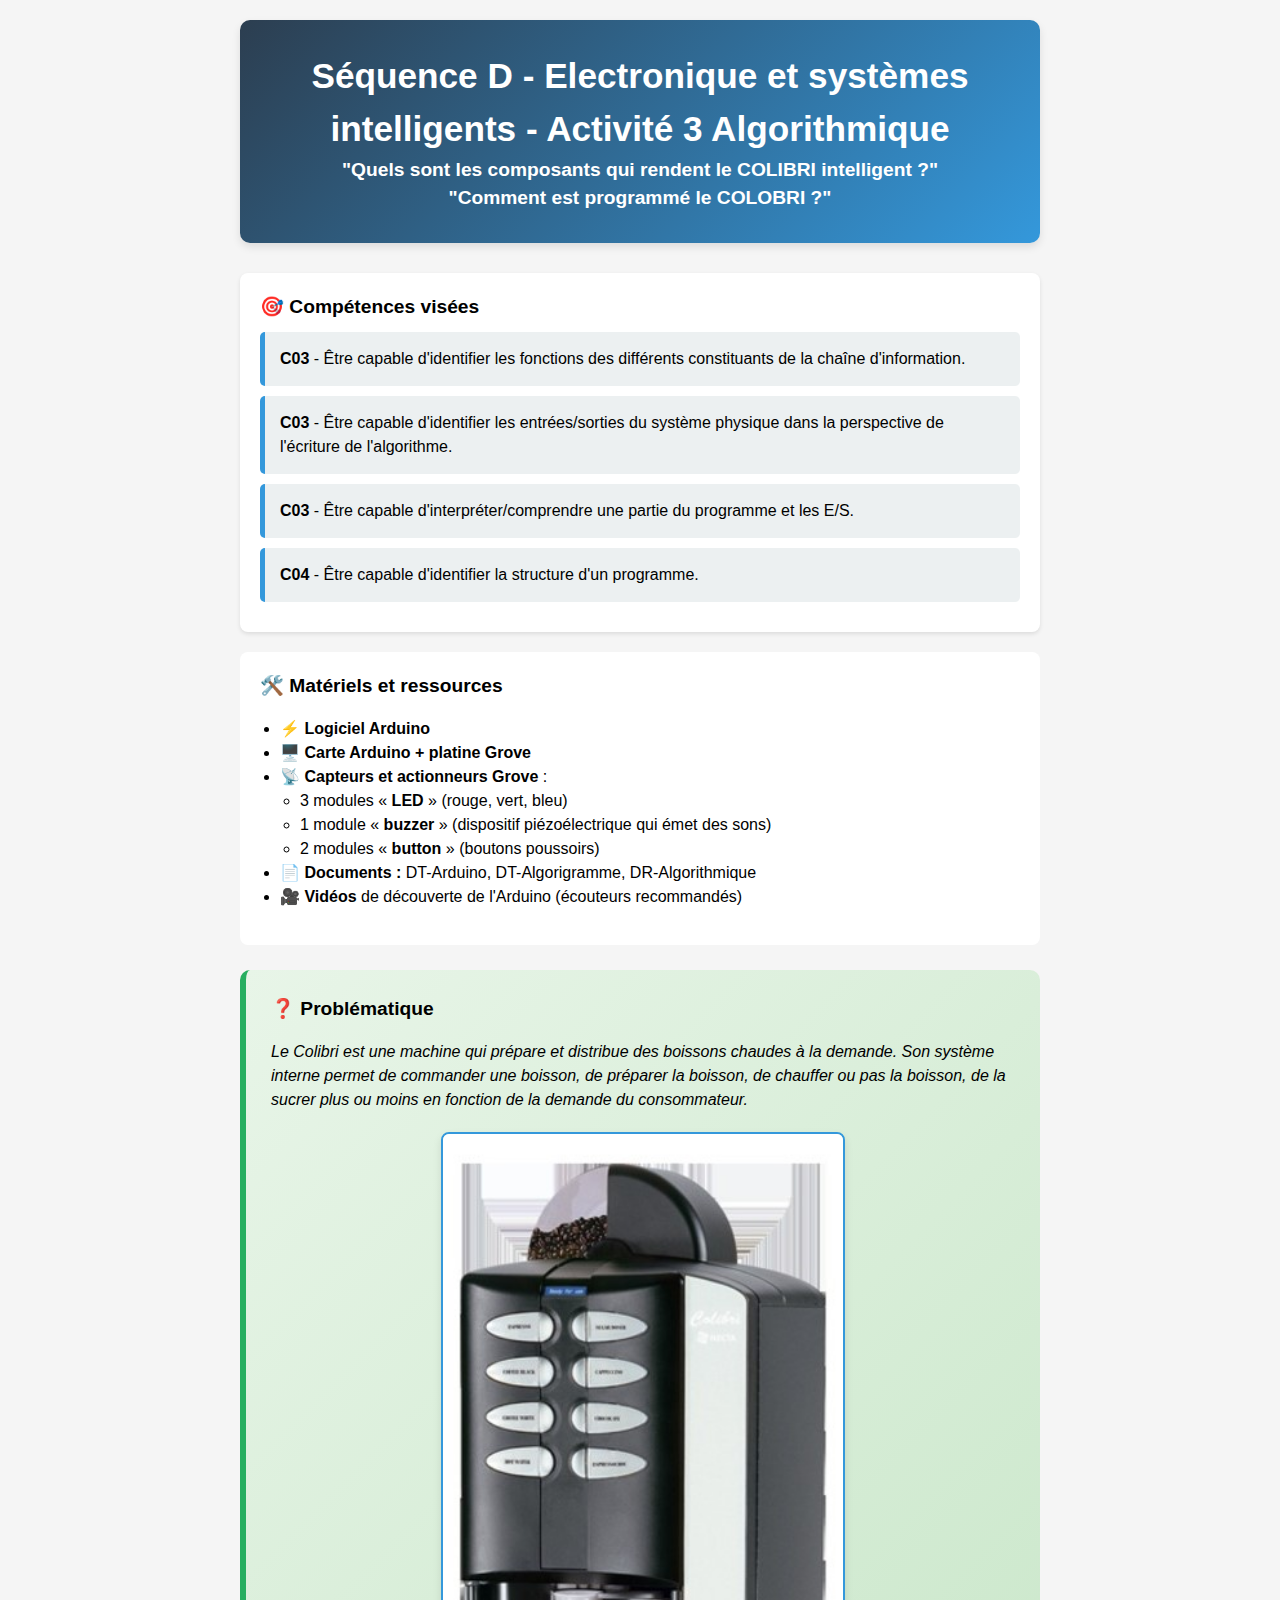
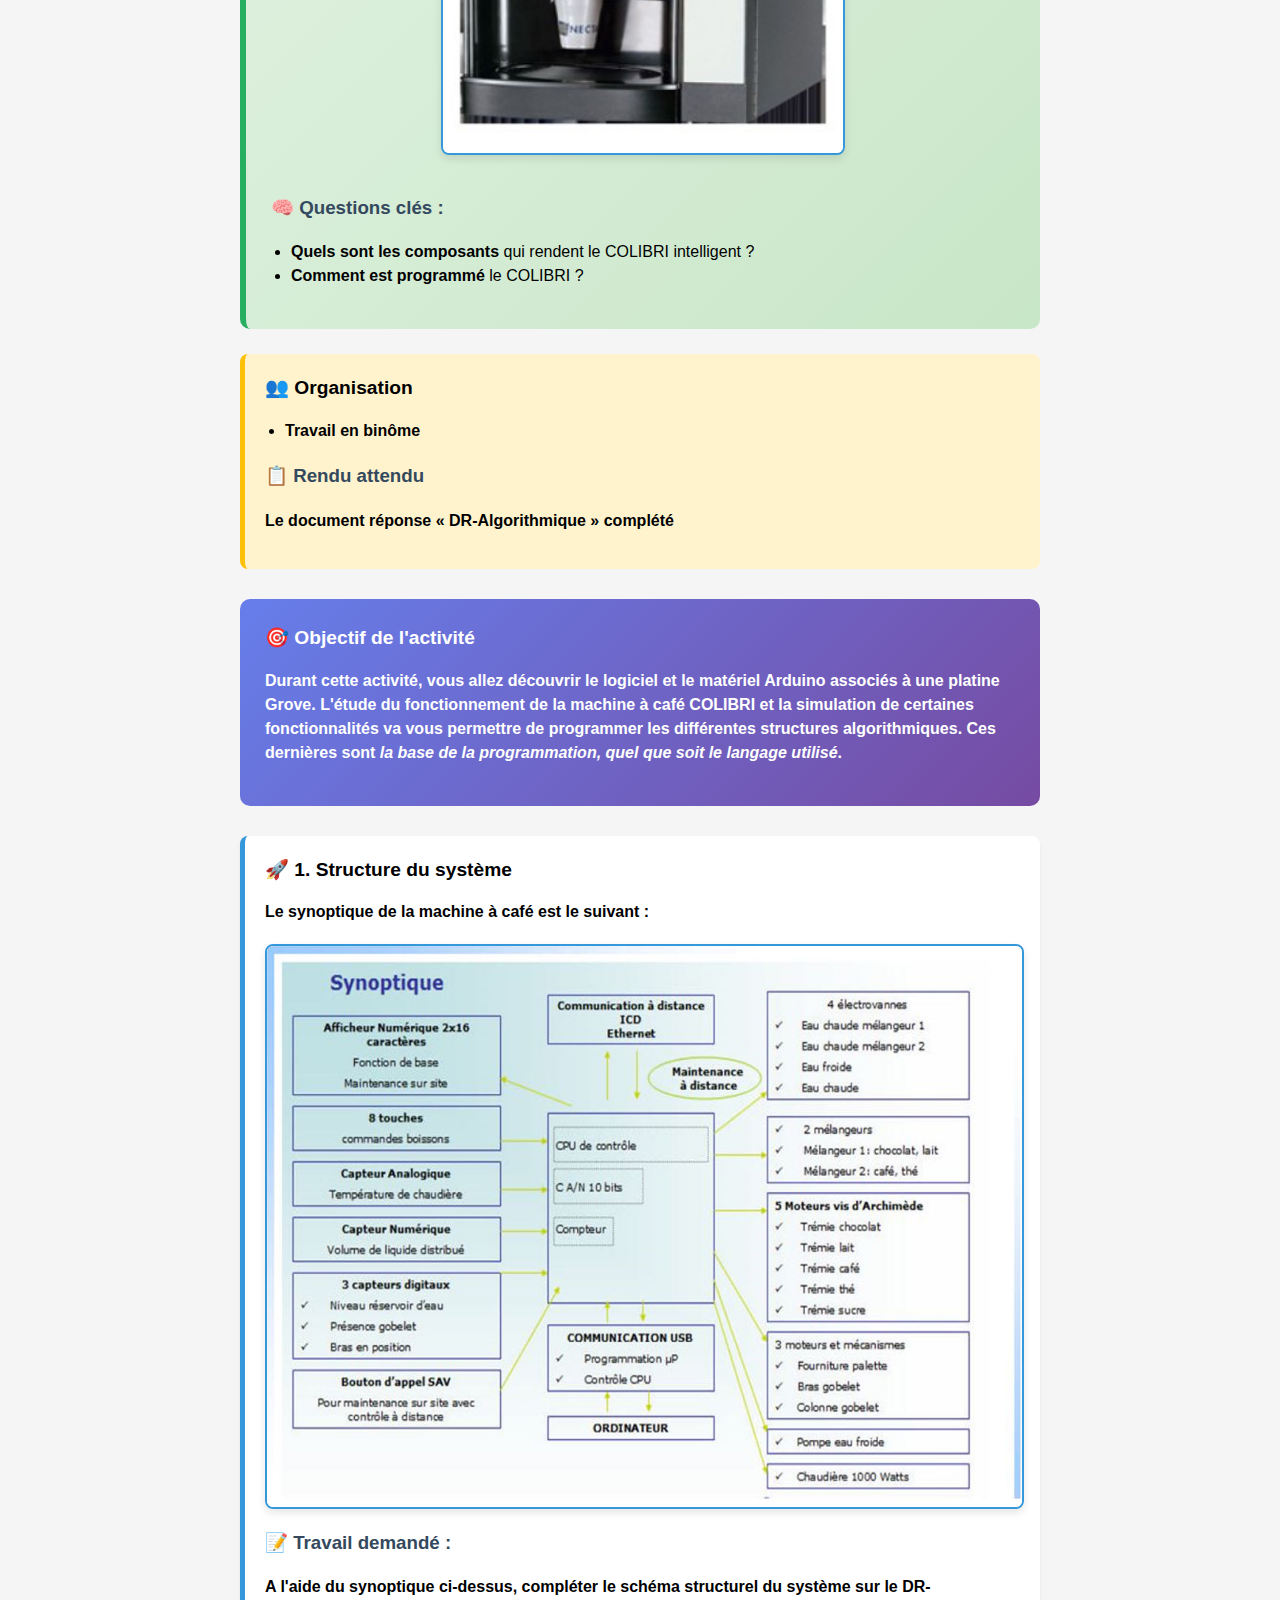
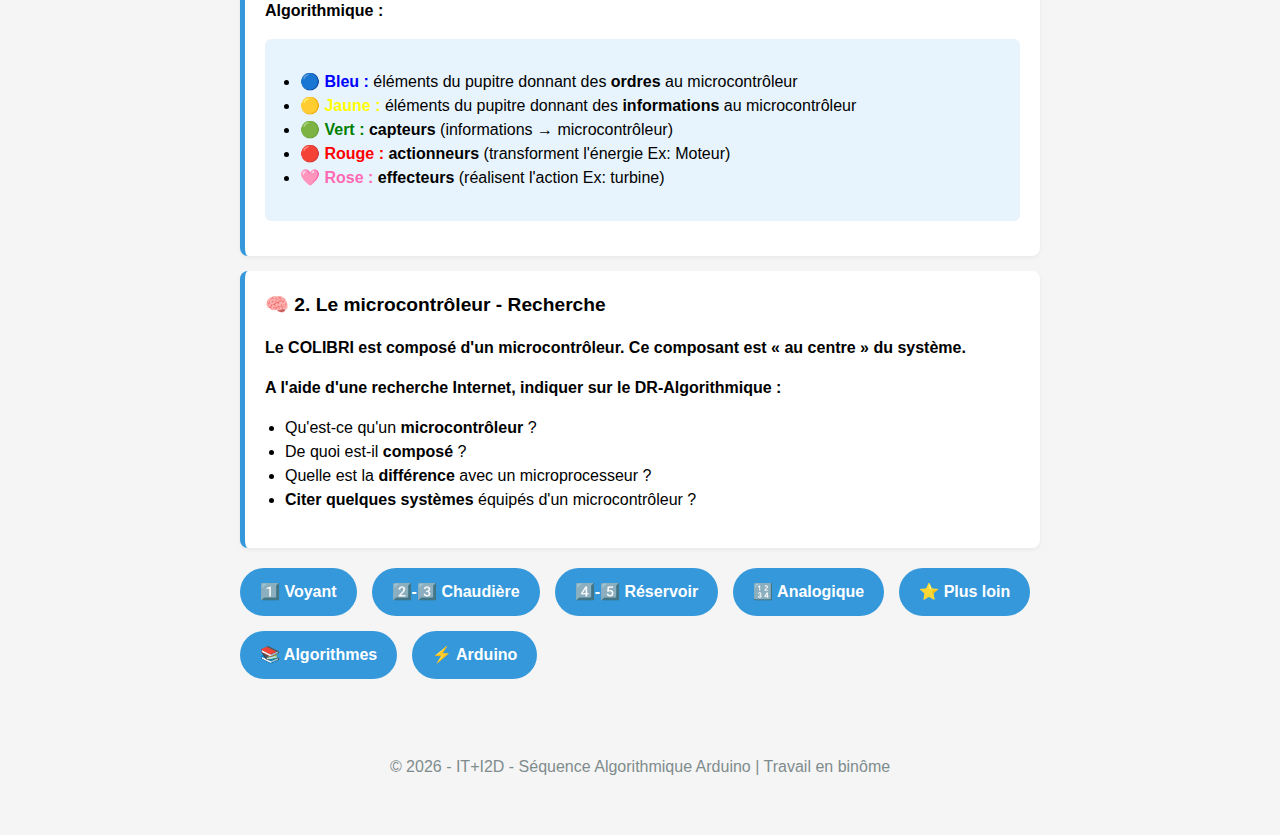
<file: index.html>
<!DOCTYPE html>
<html lang="fr">
<head>
  <meta charset="UTF-8">
  <title>Séquence D - Electronique et systèmes intelligents - Activite 3</title>
  <meta name="viewport" content="width=device-width, initial-scale=1">
  <style>
    body { 
      font-family: Arial, sans-serif; 
      line-height: 1.5; 
      max-width: 800px; 
      margin: 0 auto; 
      padding: 20px; 
      background: #f5f5f5;
    }
    header { 
      background: linear-gradient(135deg, #2c3e50, #3498db); 
      color: white; 
      padding: 30px; 
      border-radius: 10px; 
      text-align: center; 
      margin-bottom: 30px;
      box-shadow: 0 4px 8px rgba(0,0,0,0.1);
    }
    h1 { margin: 0; font-size: 2.2em; }

	h2 { margin: 0; font-size: 1.2em; }
    h3 { color: #34495e; }
    .competences { 
      background: white; 
      padding: 20px; 
      border-radius: 8px; 
      margin: 20px 0;
      box-shadow: 0 2px 4px rgba(0,0,0,0.1);
    }
    .competence { 
      background: #ecf0f1; 
      padding: 15px; 
      margin: 10px 0; 
      border-left: 5px solid #3498db; 
      border-radius: 5px;
    }
    .materiel { 
      background: white; 
      padding: 20px; 
      border-radius: 8px; 
      margin: 20px 0;
    }
    ul { padding-left: 20px; }
    .problematique { 
      background: linear-gradient(135deg, #e8f5e8, #c8e6c8); 
      padding: 25px; 
      border-radius: 10px; 
      margin: 25px 0;
      border-left: 6px solid #27ae60;
    }
    .organisation { 
      background: #fff3cd; 
      padding: 20px; 
      border-radius: 8px; 
      margin: 20px 0;
      border-left: 5px solid #ffc107;
    }
    .objectifs { 
      background: linear-gradient(135deg, #667eea 0%, #764ba2 100%); 
      color: white; 
      padding: 25px; 
      border-radius: 10px; 
      margin: 30px 0;
    }
    .etape { 
      background: white; 
      padding: 20px; 
      margin: 15px 0; 
      border-radius: 8px; 
      border-left: 5px solid #3498db;
      box-shadow: 0 2px 4px rgba(0,0,0,0.05);
    }
    .liens { 
      display: flex; 
      gap: 15px; 
      flex-wrap: wrap; 
      margin-top: 20px;
    }
    .lien { 
      background: #3498db; 
      color: white; 
      padding: 12px 20px; 
      text-decoration: none; 
      border-radius: 25px; 
      font-weight: bold;
      transition: all 0.3s;
    }
    .lien:hover { background: #2980b9; transform: translateY(-2px); }
    footer { 
      text-align: center; 
      margin-top: 40px; 
      padding: 20px; 
      color: #7f8c8d;
    }
  </style>
</head>
<body>

<header>
  <h1>Séquence D - Electronique et systèmes intelligents - Activité 3 Algorithmique</h1>
  <h2>"Quels sont les composants qui rendent le COLIBRI intelligent ?"</h2>
  <h2>"Comment est programmé le COLOBRI ?"</h2>
  
</header>

<section class="competences">
  <h2>🎯 Compétences visées</h2>
  <div class="competence">
    <strong>C03</strong> - Être capable d'identifier les fonctions des différents constituants de la chaîne d'information.
  </div>
  <div class="competence">
    <strong>C03</strong> - Être capable d'identifier les entrées/sorties du système physique dans la perspective de l'écriture de l'algorithme.
  </div>
  <div class="competence">
    <strong>C03</strong> - Être capable d'interpréter/comprendre une partie du programme et les E/S.
  </div>
  <div class="competence">
    <strong>C04</strong> - Être capable d'identifier la structure d'un programme.
  </div>
</section>

<section class="materiel">
  <h2>🛠️ Matériels et ressources</h2>
  <ul>
    <li>⚡ <strong>Logiciel Arduino</strong></li>
    <li>🖥️ <strong>Carte Arduino + platine Grove</strong></li>
    <li>📡 <strong>Capteurs et actionneurs Grove</strong> :
      <ul>
        <li>3 modules « <strong>LED</strong> » (rouge, vert, bleu)</li>
        <li>1 module « <strong>buzzer</strong> » (dispositif piézoélectrique qui émet des sons)</li>
        <li>2 modules « <strong>button</strong> » (boutons poussoirs)</li>
      </ul>
    </li>
    <li>📄 <strong>Documents :</strong> DT-Arduino, DT-Algorigramme, DR-Algorithmique</li>
    <li>🎥 <strong>Vidéos</strong> de découverte de l'Arduino (écouteurs recommandés)</li>
  </ul>
</section>

<section class="problematique">
  <h2>❓ Problématique</h2>
  <p><em>Le Colibri est une machine qui prépare et distribue des boissons chaudes à la demande. Son système interne permet de commander une boisson, de préparer la boisson, de chauffer ou pas la boisson, de la sucrer plus ou moins en fonction de la demande du consommateur.</em></p>
  
  <img src="images/img3.jpg" 
     alt="Photo du COLIBRI" 
     style="width: 100%; 
            max-width: 400px; 
            height: auto; 
            display: block; 
            margin: 20px auto; 
            border: 2px solid #3498db; 
            border-radius: 8px; 
            box-shadow: 0 4px 8px rgba(0,0,0,0.1);">

  
  <div style="display: flex; gap: 20px; margin-top: 20px;">
    <div style="flex: 1;">
      <h3>🧠 Questions clés :</h3>
      <ul>
        <li><strong>Quels sont les composants</strong> qui rendent le COLIBRI intelligent ?</li>
        <li><strong>Comment est programmé</strong> le COLIBRI ?</li>
      </ul>
    </div>
  </div>
</section>

<section class="organisation">
  <h2>👥 Organisation</h2>
  <ul>
    <li><strong>Travail en binôme</strong></li>
  </ul>
  
  <h3>📋 Rendu attendu</h3>
  <p><strong>Le document réponse « DR-Algorithmique » complété</strong></p>
</section>

<section class="objectifs">
  <h2>🎯 Objectif de l'activité</h2>
  <p><strong>Durant cette activité, vous allez découvrir le logiciel et le matériel Arduino associés à une platine Grove. L'étude du fonctionnement de la machine à café COLIBRI et la simulation de certaines fonctionnalités va vous permettre de programmer les différentes structures algorithmiques. Ces dernières sont <em>la base de la programmation, quel que soit le langage utilisé</em>.</strong></p>
</section>

<section class="etape">
  <h2>🚀 1. Structure du système</h2>
  <p><strong>Le synoptique de la machine à café est le suivant :</strong></p>
  <!-- Zone pour image synoptique -->
  
	<img src="images/img1.jpg" 
     alt="Schéma synoptique du COLIBRI" 
     style="width: 100%; 
            max-width: 800px; 
            height: auto; 
            display: block; 
            margin: 20px auto; 
            border: 2px solid #3498db; 
            border-radius: 8px; 
            box-shadow: 0 4px 8px rgba(0,0,0,0.1);">

  
  
  <h3>📝 Travail demandé :</h3>
  <p><strong>A l'aide du synoptique ci-dessus, compléter le schéma structurel du système sur le DR-Algorithmique :</strong></p>
  
  <div style="background: #e8f4fd; padding: 15px; border-radius: 6px; margin: 15px 0;">
    <ul>
      <li><span style="color: blue; font-weight: bold;">🔵 Bleu :</span> éléments du pupitre donnant des <strong>ordres</strong> au microcontrôleur</li>
      <li><span style="color: yellow; font-weight: bold;">🟡 Jaune :</span> éléments du pupitre donnant des <strong>informations</strong> au microcontrôleur</li>
      <li><span style="color: green; font-weight: bold;">🟢 Vert :</span> <strong>capteurs</strong> (informations → microcontrôleur)</li>
      <li><span style="color: red; font-weight: bold;">🔴 Rouge :</span> <strong>actionneurs</strong> (transforment l'énergie Ex: Moteur)</li>
      <li><span style="color: hotpink; font-weight: bold;">🩷 Rose :</span> <strong>effecteurs</strong> (réalisent l'action Ex: turbine)</li>
    </ul>
  </div>
</section>

<section class="etape">
  <h2>🧠 2. Le microcontrôleur - Recherche</h2>
  <p><strong>Le COLIBRI est composé d'un microcontrôleur. Ce composant est « au centre » du système.</strong></p>
  
  <p><strong>A l'aide d'une recherche Internet, indiquer sur le DR-Algorithmique :</strong></p>
  <ul>
    <li>Qu'est-ce qu'un <strong>microcontrôleur</strong> ?</li>
    <li>De quoi est-il <strong>composé</strong> ?</li>
    <li>Quelle est la <strong>différence</strong> avec un microprocesseur ?</li>
    <li><strong>Citer quelques systèmes</strong> équipés d'un microcontrôleur ?</li>
  </ul>
</section>

<div class="liens">

  
  <a href="p1-voyant.html" class="lien">1️⃣ Voyant</a>
  <a href="p2-chaudiere.html" class="lien">2️⃣-3️⃣ Chaudière</a>
  <a href="p4-reservoir.html" class="lien">4️⃣-5️⃣ Réservoir</a>
  <a href="test-analogique.html" class="lien">🔢 Analogique</a>
  <a href="pour-aller-plus-loin.html" class="lien">⭐ Plus loin</a>
  
  <a href="ressources/algorigramme.html" class="lien">📚 Algorithmes</a>
  <a href="ressources/arduino.html" class="lien">⚡ Arduino</a>
</div>


<footer>
  <p>© 2026 - IT+I2D - Séquence Algorithmique Arduino | Travail en binôme</p>
</footer>

</body>
</html>
</file>
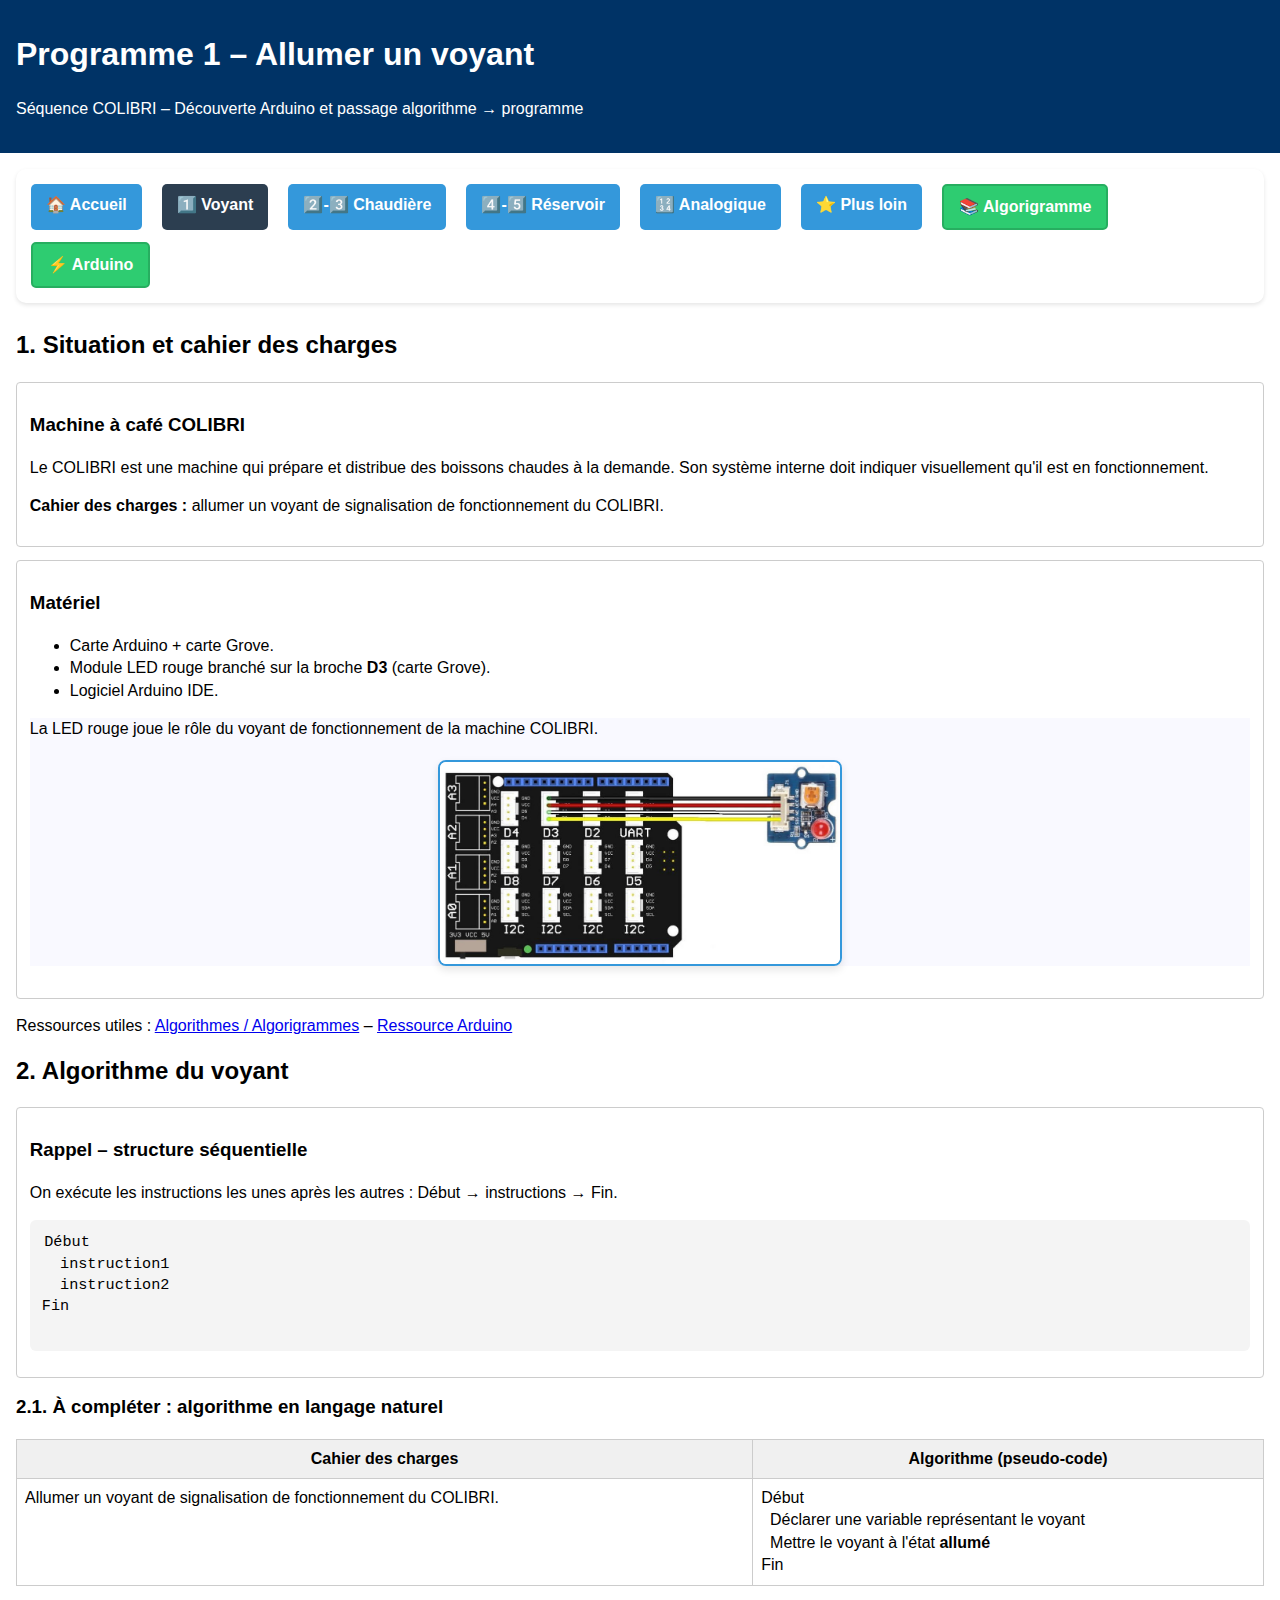
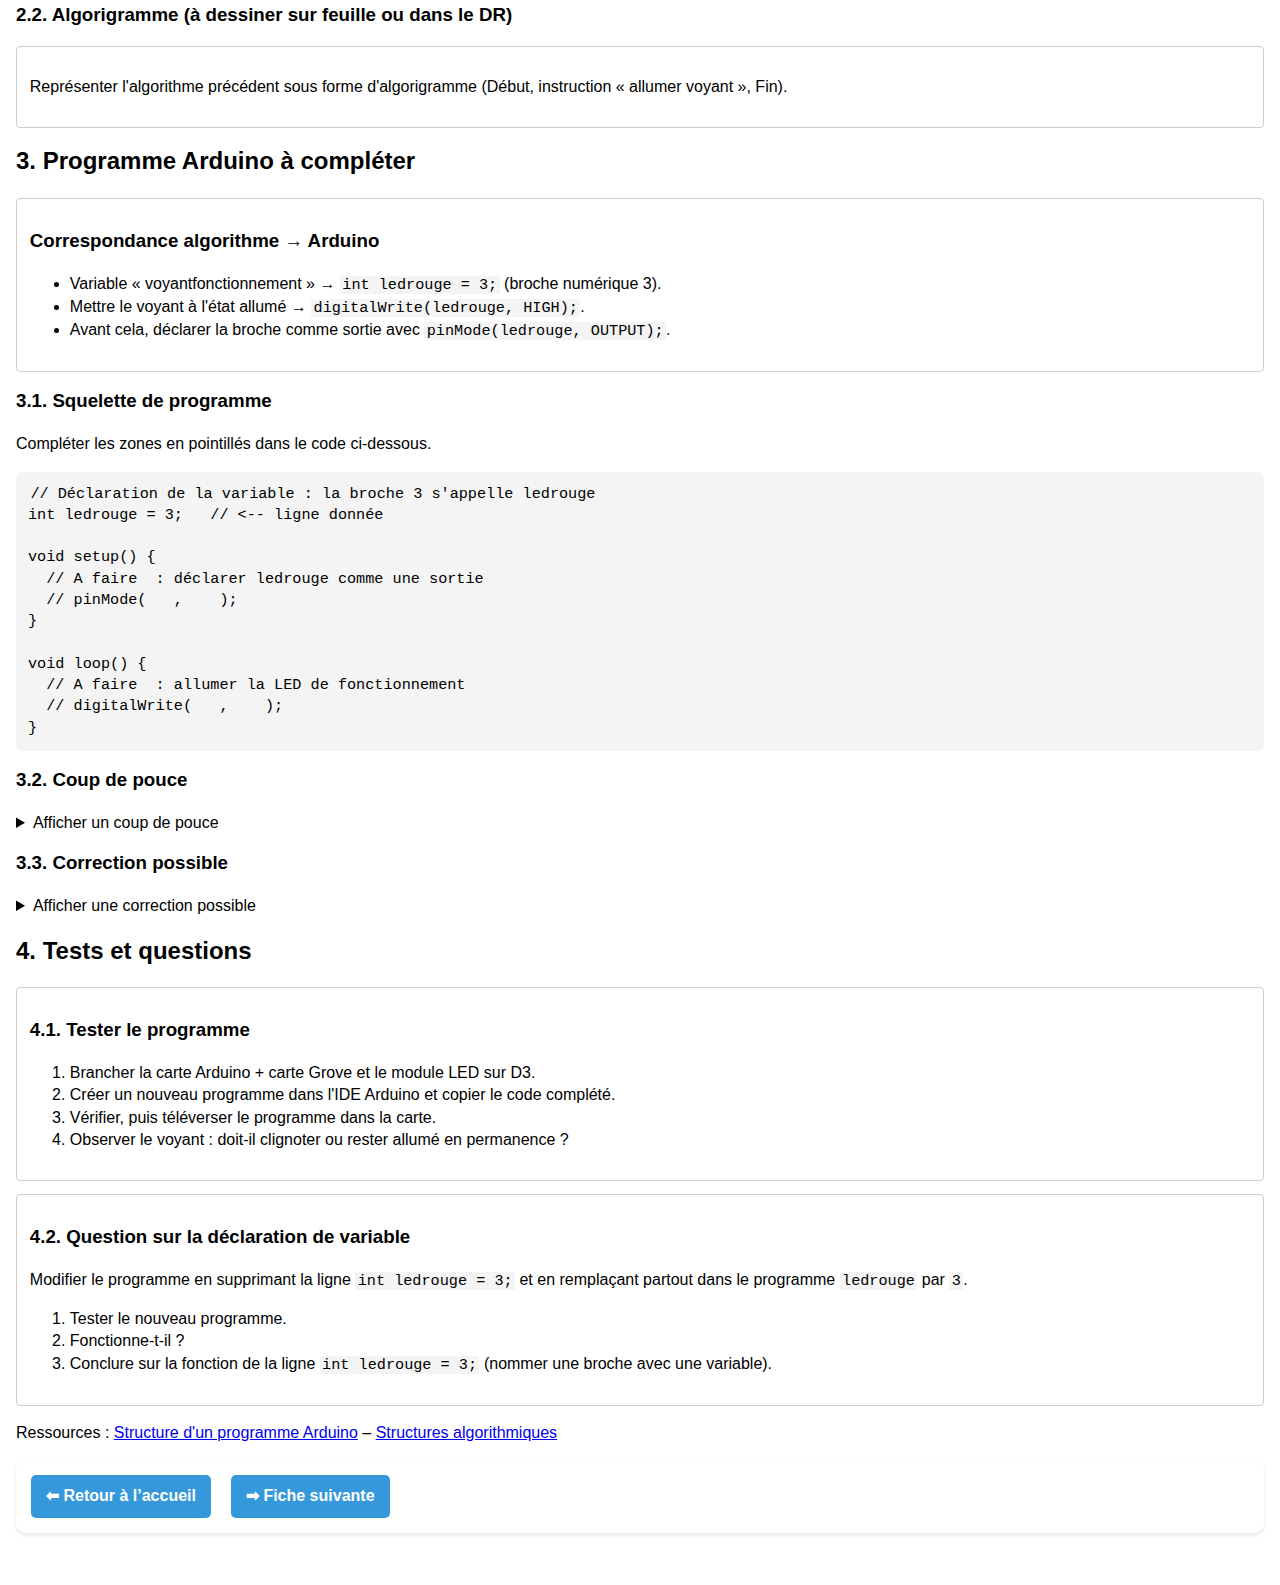
<file: p1-voyant.html>
<!DOCTYPE html>
<html lang="fr">
<head>
  <meta charset="UTF-8">
  <title>Programme 1 – Allumer un voyant</title>
  <meta name="viewport" content="width=device-width, initial-scale=1">
  <link rel="stylesheet" href="css/style.css">
  <style>
    body { font-family: Arial, sans-serif; line-height: 1.4; margin: 0; padding: 0 1rem 2rem; }
    header { background:#003366; color:white; padding:1rem; margin:0 -1rem 1rem; }
    h1, h2, h3 { margin-top:1rem; }
    code { background:#f4f4f4; padding:0 0.15rem; }
    table { border-collapse: collapse; width:100%; margin:0.8rem 0; }
    th, td { border:1px solid #ccc; padding:0.5rem; vertical-align:top; }
    th { background:#f0f0f0; }
    .box { border:1px solid #ccc; padding:0.8rem; margin:0.8rem 0; border-radius:4px; }
    .exemple { background:#f9f9ff; }
    nav a { margin-right:0.8rem; }
  </style>
</head>
<body>

<header>
  <h1>Programme 1 – Allumer un voyant</h1>
  <p>Séquence COLIBRI – Découverte Arduino et passage algorithme &rarr; programme</p>
</header>
<nav class="navigation-cours">
  <a href="index.html">🏠 Accueil</a>
  <a href="p1-voyant.html" class="active">1️⃣ Voyant</a>
  <a href="p2-chaudiere.html">2️⃣-3️⃣ Chaudière</a>
  <a href="p4-reservoir.html">4️⃣-5️⃣ Réservoir</a>
  <a href="test-analogique.html">🔢 Analogique</a>
  <a href="pour-aller-plus-loin.html">⭐ Plus loin</a>

  <!-- Boutons ressources -->
  <a href="ressources/algorigramme.html" class="btn-ressource">📚 Algorigramme</a>
  <a href="ressources/arduino.html" class="btn-ressource">⚡ Arduino</a>
</nav>

<!--
<nav>
  <a href="#situation">1. Situation</a>
  <a href="#algorithme">2. Algorithme</a>
  <a href="#code">3. Programme Arduino</a>
  <a href="#tests">4. Tests et questions</a>
</nav>
-->
<section id="situation">
  <h2>1. Situation et cahier des charges</h2>

  <div class="box">
    <h3>Machine à café COLIBRI</h3>
    <p>
      Le COLIBRI est une machine qui prépare et distribue des boissons chaudes à la demande.
      Son système interne doit indiquer visuellement qu'il est en fonctionnement.
    </p>
    <p><strong>Cahier des charges :</strong> allumer un voyant de signalisation de fonctionnement du COLIBRI.</p>
  </div>

  <div class="box">
    <h3>Matériel</h3>
    <ul>
      <li>Carte Arduino + carte Grove.</li>
      <li>Module LED rouge branché sur la broche <strong>D3</strong> (carte Grove).</li>
      <li>Logiciel Arduino IDE.</li>
    </ul>
    <p class="exemple">
      La LED rouge joue le rôle du voyant de fonctionnement de la machine COLIBRI. 
	  
	  <img src="images/img2.jpg" 
     alt="Schéma synoptique du COLIBRI" 
     style="width: 100%; 
            max-width: 400px; 
            height: auto; 
            display: block; 
            margin: 20px auto; 
            border: 2px solid #3498db; 
            border-radius: 8px; 
            box-shadow: 0 4px 8px rgba(0,0,0,0.1);">

    </p>
  </div>

  <p>
    Ressources utiles :
    <a href="ressources/algorigramme.html">Algorithmes / Algorigrammes</a> –
    <a href="ressources/arduino.html">Ressource Arduino</a>
  </p>
</section>

<section id="algorithme">
  <h2>2. Algorithme du voyant</h2>

  <div class="box">
    <h3>Rappel – structure séquentielle</h3>
    <p>
      On exécute les instructions les unes après les autres : Début &rarr; instructions &rarr; Fin. 
    </p>
    <pre><code>Début
  instruction1
  instruction2
Fin
    </code></pre>
  </div>

  <h3>2.1. À compléter : algorithme en langage naturel</h3>
  <table>
    <thead>
      <tr>
        <th>Cahier des charges</th>
        <th>Algorithme (pseudo-code)</th>
      </tr>
    </thead>
    <tbody>
      <tr>
        <td>
          Allumer un voyant de signalisation de fonctionnement du COLIBRI. 
        </td>
        <td>
          <!-- zone élève -->
          Début<br>
          &nbsp;&nbsp;Déclarer une variable représentant le voyant<br>
          &nbsp;&nbsp;Mettre le voyant à l'état <strong>allumé</strong><br>
          Fin
        </td>
      </tr>
    </tbody>
  </table>

  <h3>2.2. Algorigramme (à dessiner sur feuille ou dans le DR)</h3>
  <div class="box">
    <p>
      Représenter l'algorithme précédent sous forme d'algorigramme (Début, instruction « allumer voyant », Fin). 
    </p>
  </div>
</section>

<section id="code">
  <h2>3. Programme Arduino à compléter</h2>

  <div class="box">
    <h3>Correspondance algorithme &rarr; Arduino</h3>
    <ul>
      <li>Variable « voyantfonctionnement » &rarr; <code>int ledrouge = 3;</code> (broche numérique 3). </li>
      <li>Mettre le voyant à l'état allumé &rarr; <code>digitalWrite(ledrouge, HIGH);</code>. </li>
      <li>Avant cela, déclarer la broche comme sortie avec <code>pinMode(ledrouge, OUTPUT);</code>. </li>
    </ul>
  </div>

  <h3>3.1. Squelette de programme</h3>
  <p>Compléter les zones en pointillés dans le code ci‑dessous.</p>

<pre><code>// Déclaration de la variable : la broche 3 s'appelle ledrouge
int ledrouge = 3;   // &lt;-- ligne donnée

void setup() {
  // A faire  : déclarer ledrouge comme une sortie
  // pinMode(   ,    );
}

void loop() {
  // A faire  : allumer la LED de fonctionnement
  // digitalWrite(   ,    );
}
</code></pre>

  <h3>3.2. Coup de pouce</h3>
  <details>
    <summary>Afficher un coup de pouce</summary>
    <p>
      Dans <code>setup()</code> : utiliser <code>pinMode(ledrouge, OUTPUT);</code> pour déclarer la broche comme sortie. <br>
      Dans <code>loop()</code> : utiliser <code>digitalWrite(ledrouge, HIGH);</code> pour allumer la LED. 
    </p>
  </details>

  <h3>3.3. Correction possible</h3>
  <details>
    <summary>Afficher une correction possible</summary>
<pre><code>int ledrouge = 3;   // la broche 3 de la carte s'appelle ledrouge

void setup() {
  pinMode(ledrouge, OUTPUT);      // ledrouge est une sortie
}

void loop() {
  digitalWrite(ledrouge, HIGH);   // allumer le voyant de fonctionnement
}
</code></pre>
  </details>
</section>

<section id="tests">
  <h2>4. Tests et questions</h2>

  <div class="box">
    <h3>4.1. Tester le programme</h3>
    <ol>
      <li>Brancher la carte Arduino + carte Grove et le module LED sur D3.</li>
      <li>Créer un nouveau programme dans l'IDE Arduino et copier le code complété.</li>
      <li>Vérifier, puis téléverser le programme dans la carte. </li>
      <li>Observer le voyant : doit‑il clignoter ou rester allumé en permanence ?</li>
    </ol>
  </div>

  <div class="box">
    <h3>4.2. Question sur la déclaration de variable</h3>
    <p>
      Modifier le programme en supprimant la ligne <code>int ledrouge = 3;</code> et en remplaçant
      partout dans le programme <code>ledrouge</code> par <code>3</code>. 
    </p>
    <ol>
      <li>Tester le nouveau programme.</li>
      <li>Fonctionne‑t‑il ?</li>
      <li>Conclure sur la fonction de la ligne <code>int ledrouge = 3;</code> (nommer une broche avec une variable). </li>
    </ol>
  </div>

  <p>
    Ressources : <a href="ressources/arduino.html#structure">Structure d'un programme Arduino</a> –
    <a href="ressources/algorigramme.html#structures">Structures algorithmiques</a>
  </p>
</section>

<nav class="navigation-cours">
  <a href="index.html">⬅ Retour à l’accueil</a>
  <a href="p2-chaudiere.html">➡ Fiche suivante</a>
</nav>


</body>
</html>
</file>
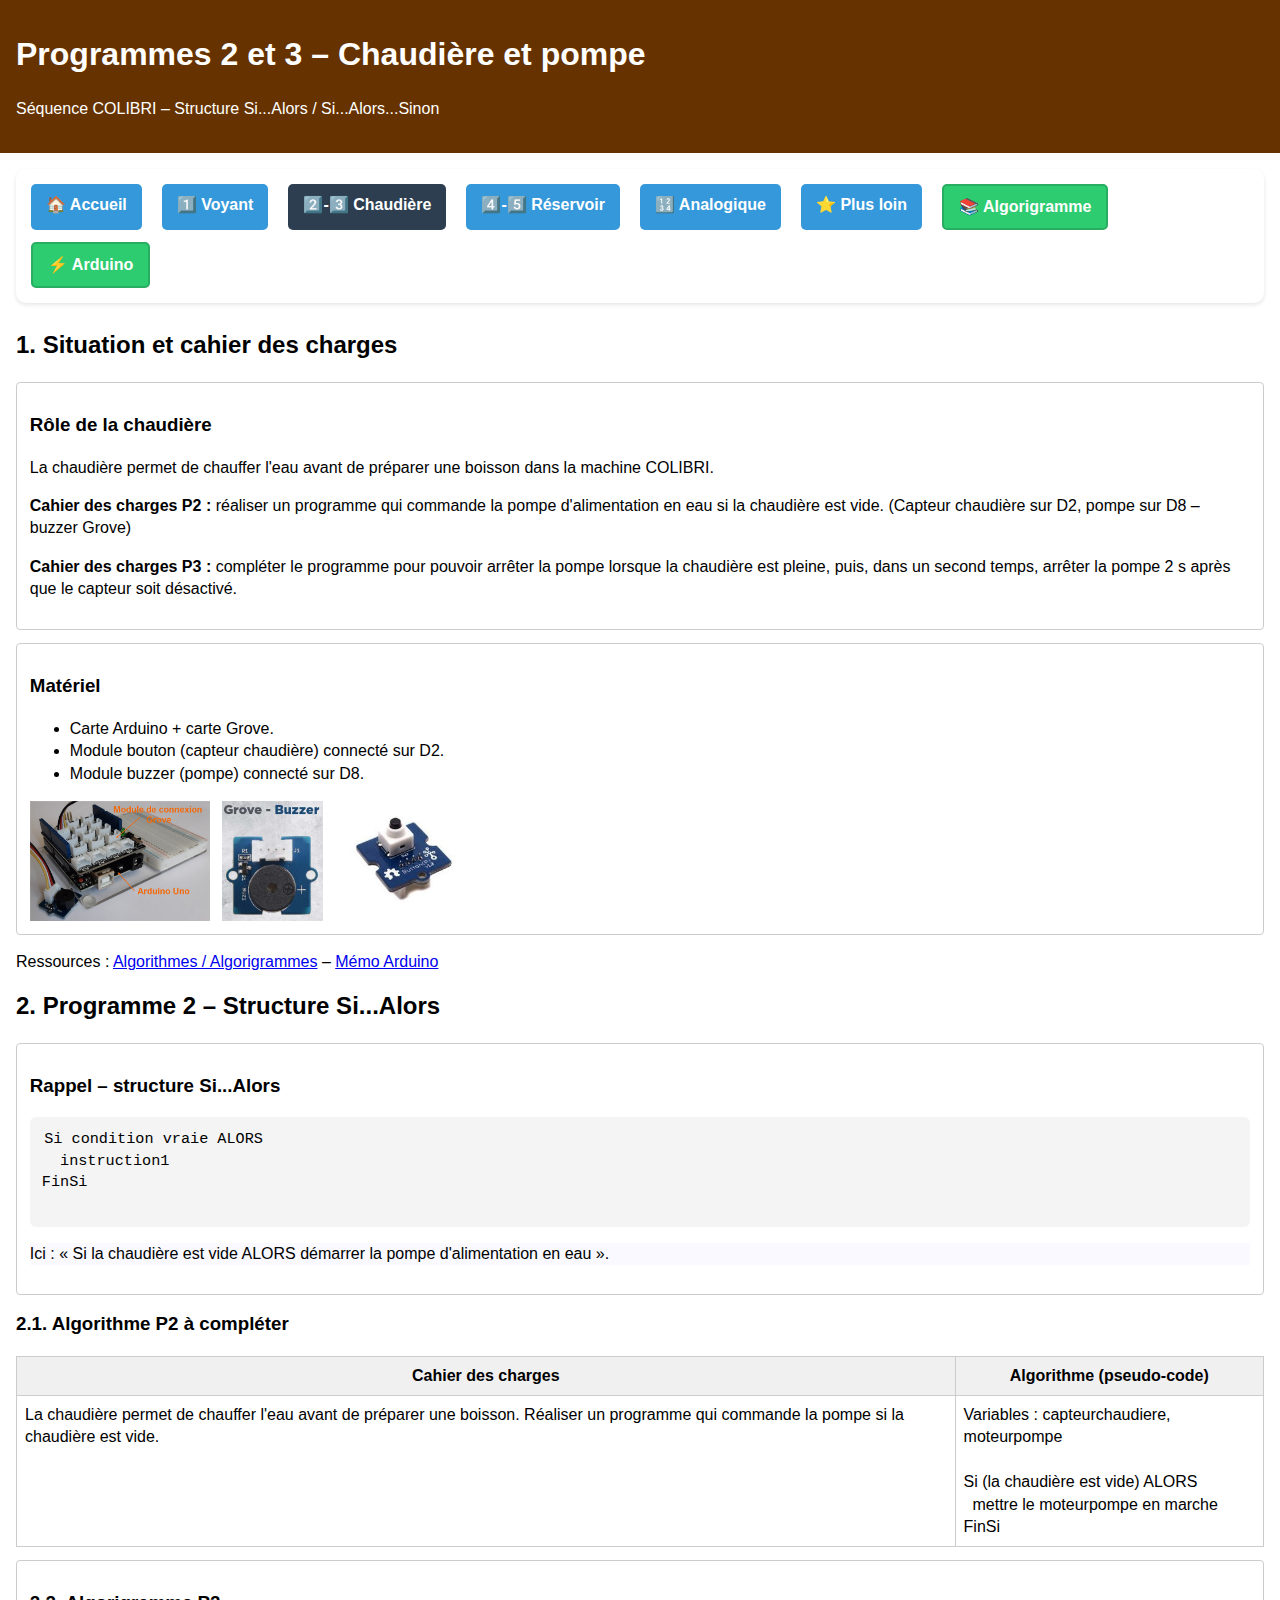
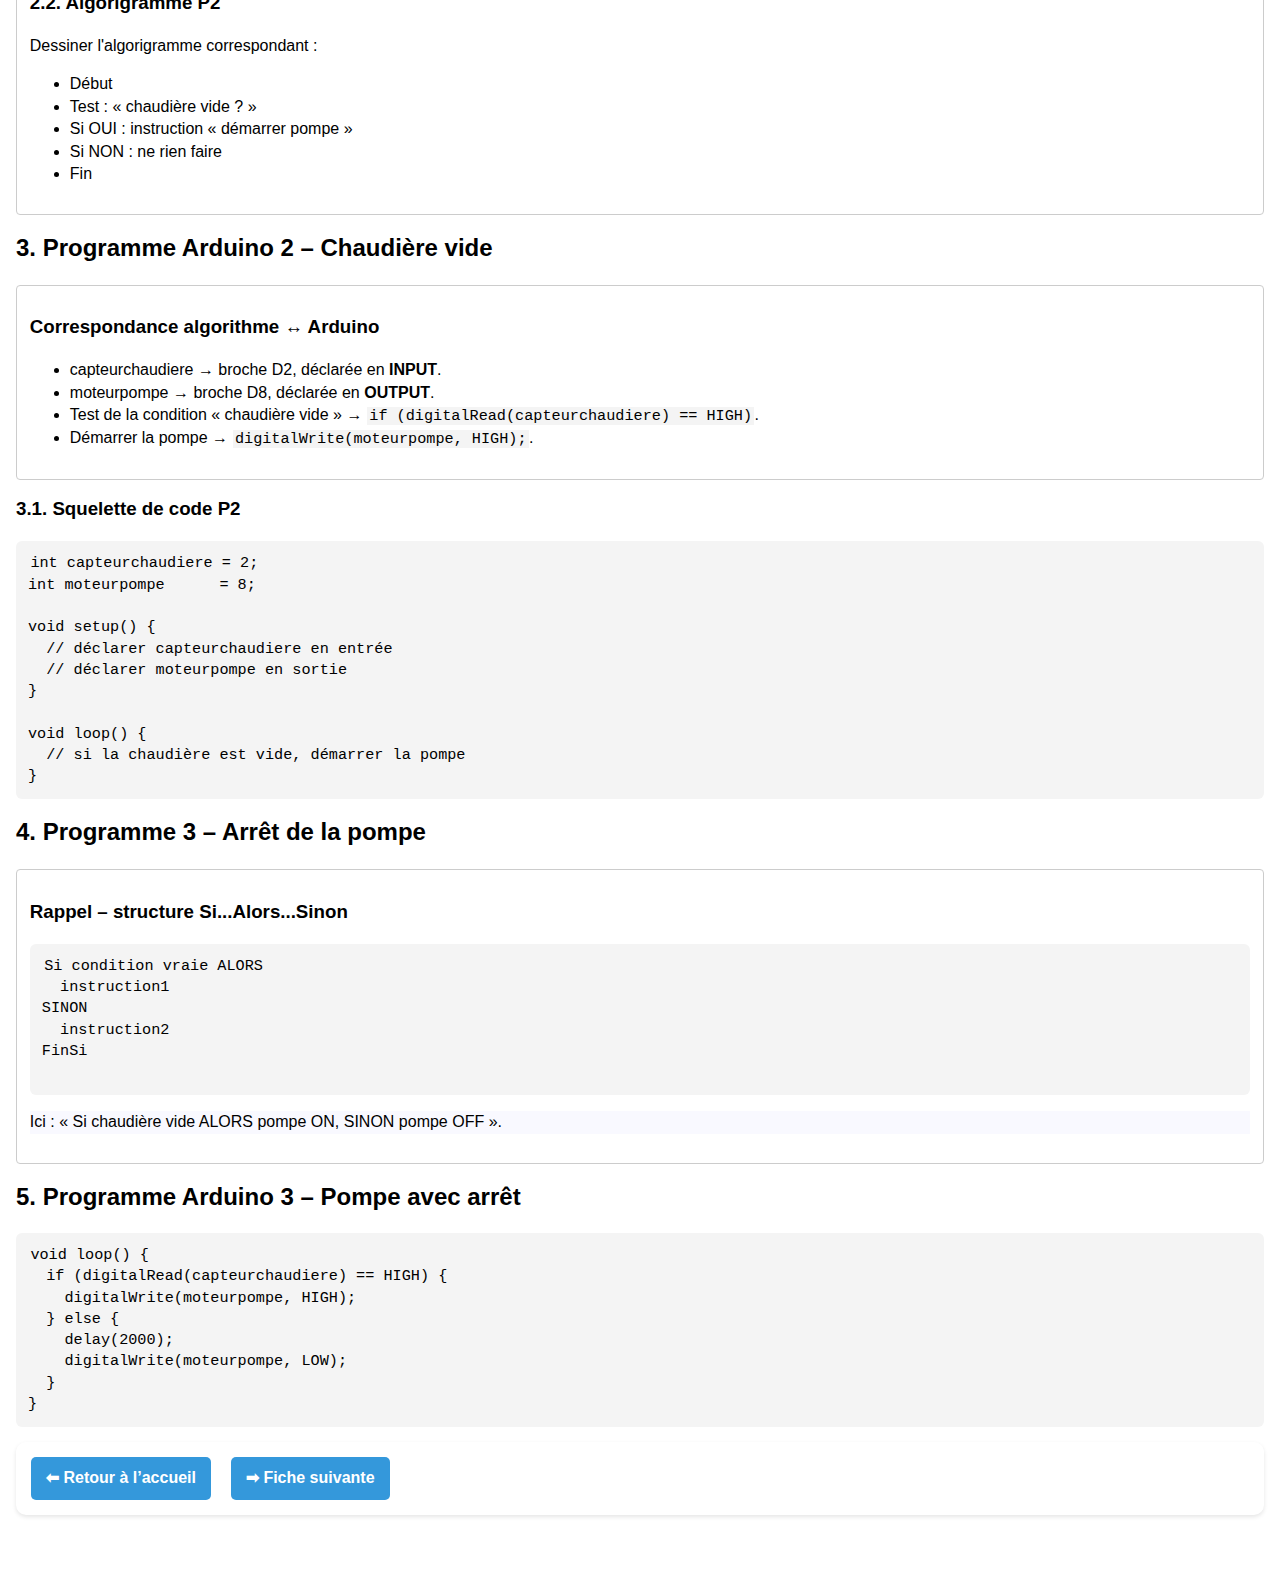
<file: p2-chaudiere.html>
<!DOCTYPE html>
<html lang="fr">
<head>
  <meta charset="UTF-8">
  <title>Programmes 2 et 3 – Chaudière et pompe</title>
  <meta name="viewport" content="width=device-width, initial-scale=1">

  <link rel="stylesheet" href="css/style.css">
  
	<style>
    body { font-family: Arial, sans-serif; line-height: 1.4; margin: 0; padding: 0 1rem 2rem; }
    header { background:#663300; color:white; padding:1rem; margin:0 -1rem 1rem; }
    h1, h2, h3 { margin-top:1rem; }
    code { background:#f4f4f4; padding:0 0.15rem; }
    table { border-collapse: collapse; width:100%; margin:0.8rem 0; }
    th, td { border:1px solid #ccc; padding:0.5rem; vertical-align:top; }
    th { background:#f0f0f0; }
    .box { border:1px solid #ccc; padding:0.8rem; margin:0.8rem 0; border-radius:4px; }
    .exemple { background:#f9f9ff; }
    nav a { margin-right:0.8rem; }
	</style>
  
</head>
<body>

<header>
  <h1>Programmes 2 et 3 – Chaudière et pompe</h1>
  <p>Séquence COLIBRI – Structure Si...Alors / Si...Alors...Sinon</p>
</header>
<nav class="navigation-cours">
  <a href="index.html">🏠 Accueil</a>
  <a href="p1-voyant.html" >1️⃣ Voyant</a>
  <a href="p2-chaudiere.html" class="active">2️⃣-3️⃣ Chaudière</a>
  <a href="p4-reservoir.html">4️⃣-5️⃣ Réservoir</a>
  <a href="test-analogique.html">🔢 Analogique</a>
  <a href="pour-aller-plus-loin.html">⭐ Plus loin</a>

  <!-- Boutons ressources -->
  <a href="ressources/algorigramme.html" class="btn-ressource">📚 Algorigramme</a>
  <a href="ressources/arduino.html" class="btn-ressource">⚡ Arduino</a>
</nav>

<!--
<nav>
  <a href="#situation">1. Situation</a>
  <a href="#algorithme2">2. Programme 2 (Si...Alors)</a>
  <a href="#code2">3. Code Arduino P2</a>
  <a href="#algorithme3">4. Programme 3 (Si...Alors...Sinon)</a>
  <a href="#code3">5. Code Arduino P3</a>
</nav>
-->
<section id="situation">
  <h2>1. Situation et cahier des charges</h2>

  <div class="box">
    <h3>Rôle de la chaudière</h3>
    <p>
      La chaudière permet de chauffer l'eau avant de préparer une boisson dans la machine COLIBRI.
    </p>
    <p><strong>Cahier des charges P2 :</strong> réaliser un programme qui commande la pompe d'alimentation
      en eau si la chaudière est vide. (Capteur chaudière sur D2, pompe sur D8 – buzzer Grove)
    </p>
    <p><strong>Cahier des charges P3 :</strong> compléter le programme pour pouvoir arrêter la pompe
      lorsque la chaudière est pleine, puis, dans un second temps, arrêter la pompe 2 s après que
      le capteur soit désactivé.
    </p>
  </div>

  <div class="box">
    <h3>Matériel</h3>
    <ul>
      <li>Carte Arduino + carte Grove.</li>
      <li>Module bouton (capteur chaudière) connecté sur D2.</li>
      <li>Module buzzer (pompe) connecté sur D8.</li>
    </ul>

    <div class="images-materiel">
      <img src="images/img4.jpg" alt="Carte Arduino avec carte Grove">
      <img src="images/img5.jpg" alt="Capteur chaudière">
      <img src="images/img6.jpg" alt="Pompe / buzzer Grove">
    </div>
  </div>

  <p>
    Ressources :
    <a href="ressources/algorigramme.html#structures">Algorithmes / Algorigrammes</a> –
    <a href="ressources/arduino.html#memo">Mémo Arduino</a>
  </p>
</section>

<section id="algorithme2">
  <h2>2. Programme 2 – Structure Si...Alors</h2>

  <div class="box">
    <h3>Rappel – structure Si...Alors</h3>
    <pre><code>Si condition vraie ALORS
  instruction1
FinSi
    </code></pre>
    <p class="exemple">
      Ici : « Si la chaudière est vide ALORS démarrer la pompe d'alimentation en eau ».
    </p>
  </div>

  <h3>2.1. Algorithme P2 à compléter</h3>
  <table>
    <thead>
      <tr>
        <th>Cahier des charges</th>
        <th>Algorithme (pseudo-code)</th>
      </tr>
    </thead>
    <tbody>
      <tr>
        <td>
          La chaudière permet de chauffer l'eau avant de préparer une boisson.
          Réaliser un programme qui commande la pompe si la chaudière est vide.
        </td>
        <td>
          Variables : capteurchaudiere, moteurpompe<br><br>
          Si (la chaudière est vide) ALORS<br>
          &nbsp;&nbsp;mettre le moteurpompe en marche<br>
          FinSi
        </td>
      </tr>
    </tbody>
  </table>

  <div class="box">
    <h3>2.2. Algorigramme P2</h3>
    <p>Dessiner l'algorigramme correspondant :</p>
    <ul>
      <li>Début</li>
      <li>Test : « chaudière vide ? »</li>
      <li>Si OUI : instruction « démarrer pompe »</li>
      <li>Si NON : ne rien faire</li>
      <li>Fin</li>
    </ul>
  </div>
</section>

<section id="code2">
  <h2>3. Programme Arduino 2 – Chaudière vide</h2>

  <div class="box">
    <h3>Correspondance algorithme ↔ Arduino</h3>
    <ul>
      <li>capteurchaudiere → broche D2, déclarée en <strong>INPUT</strong>.</li>
      <li>moteurpompe → broche D8, déclarée en <strong>OUTPUT</strong>.</li>
      <li>Test de la condition « chaudière vide » → <code>if (digitalRead(capteurchaudiere) == HIGH)</code>.</li>
      <li>Démarrer la pompe → <code>digitalWrite(moteurpompe, HIGH);</code>.</li>
    </ul>
  </div>

  <h3>3.1. Squelette de code P2</h3>

<pre><code>int capteurchaudiere = 2;
int moteurpompe      = 8;

void setup() {
  // déclarer capteurchaudiere en entrée
  // déclarer moteurpompe en sortie
}

void loop() {
  // si la chaudière est vide, démarrer la pompe
}
</code></pre>
</section>

<section id="algorithme3">
  <h2>4. Programme 3 – Arrêt de la pompe</h2>

  <div class="box">
    <h3>Rappel – structure Si...Alors...Sinon</h3>
    <pre><code>Si condition vraie ALORS
  instruction1
SINON
  instruction2
FinSi
    </code></pre>
    <p class="exemple">
      Ici : « Si chaudière vide ALORS pompe ON, SINON pompe OFF ».
    </p>
  </div>
</section>

<section id="code3">
  <h2>5. Programme Arduino 3 – Pompe avec arrêt</h2>

<pre><code>void loop() {
  if (digitalRead(capteurchaudiere) == HIGH) {
    digitalWrite(moteurpompe, HIGH);
  } else {
    delay(2000);
    digitalWrite(moteurpompe, LOW);
  }
}
</code></pre>

</section>

<nav class="navigation-cours">
  <a href="index.html">⬅ Retour à l’accueil</a>
  <a href="p4-reservoir.html">➡ Fiche suivante</a>
</nav>


</body>
</html>
</file>
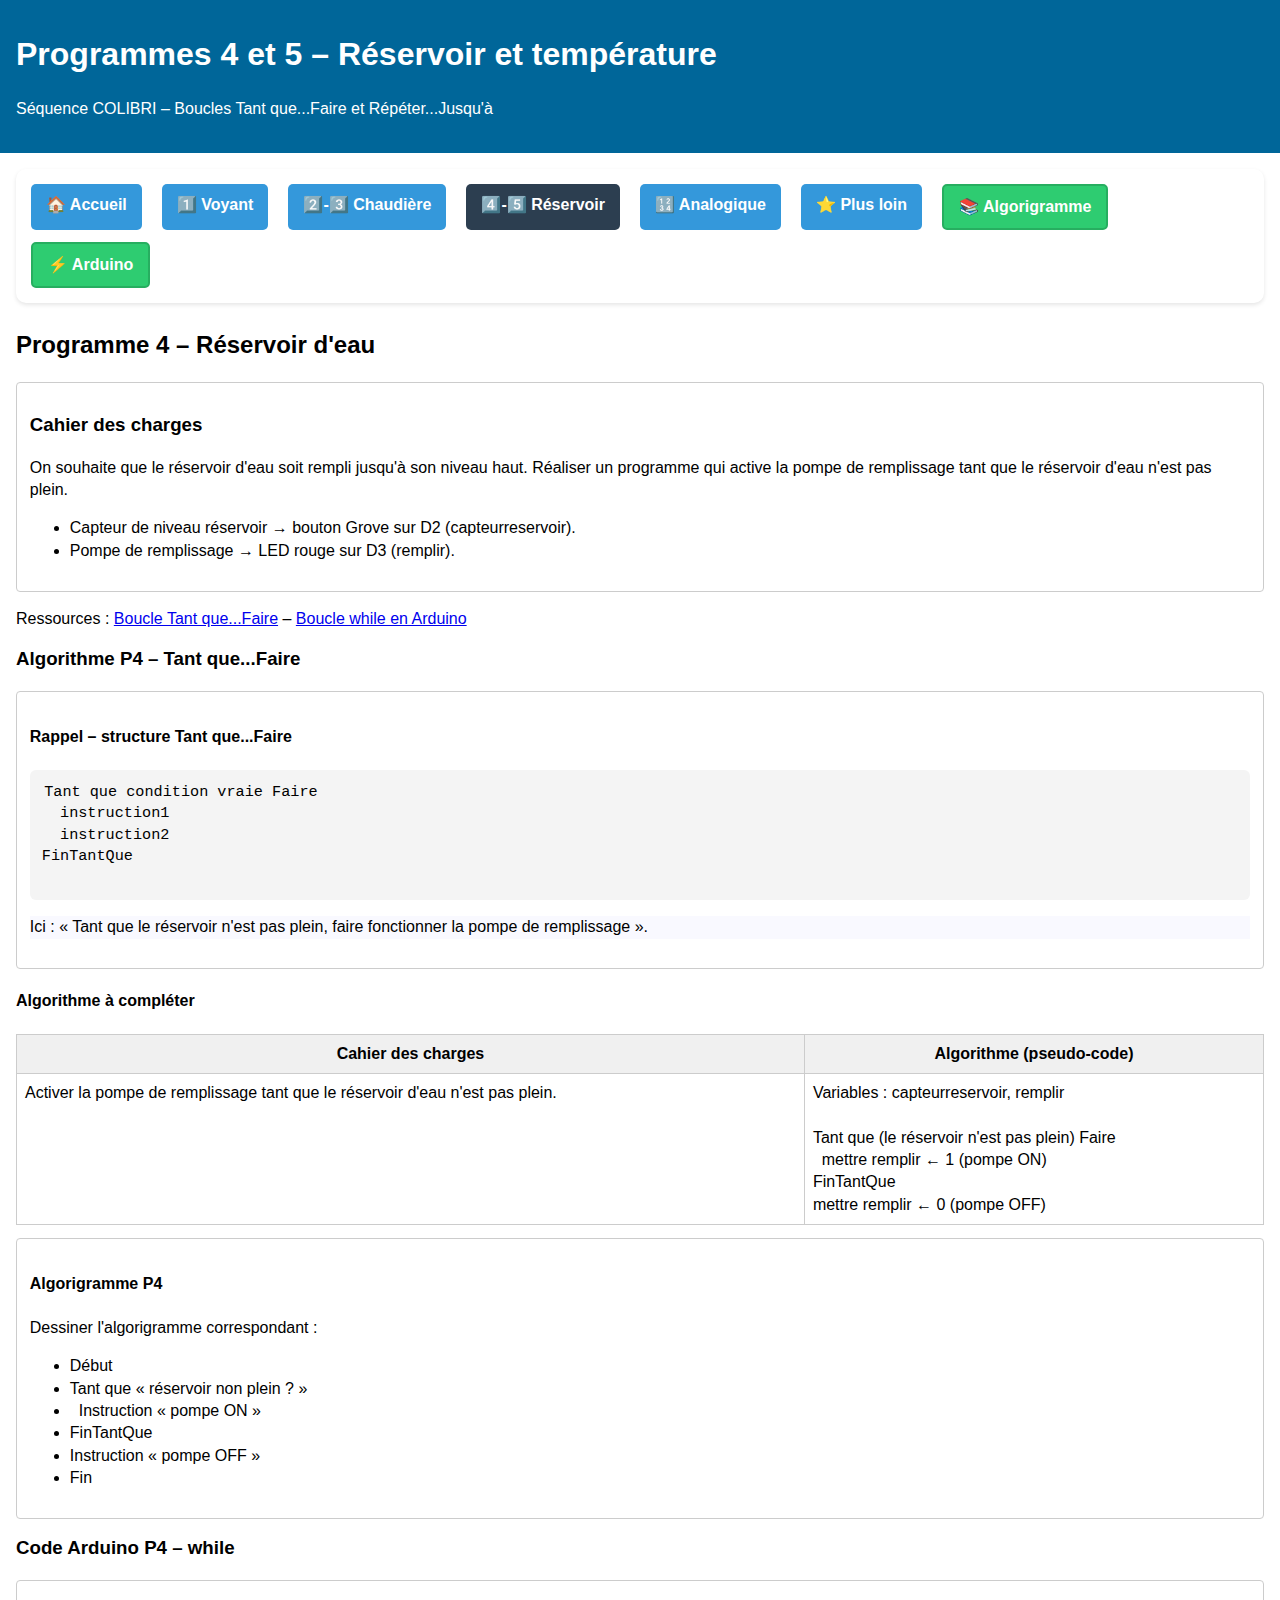
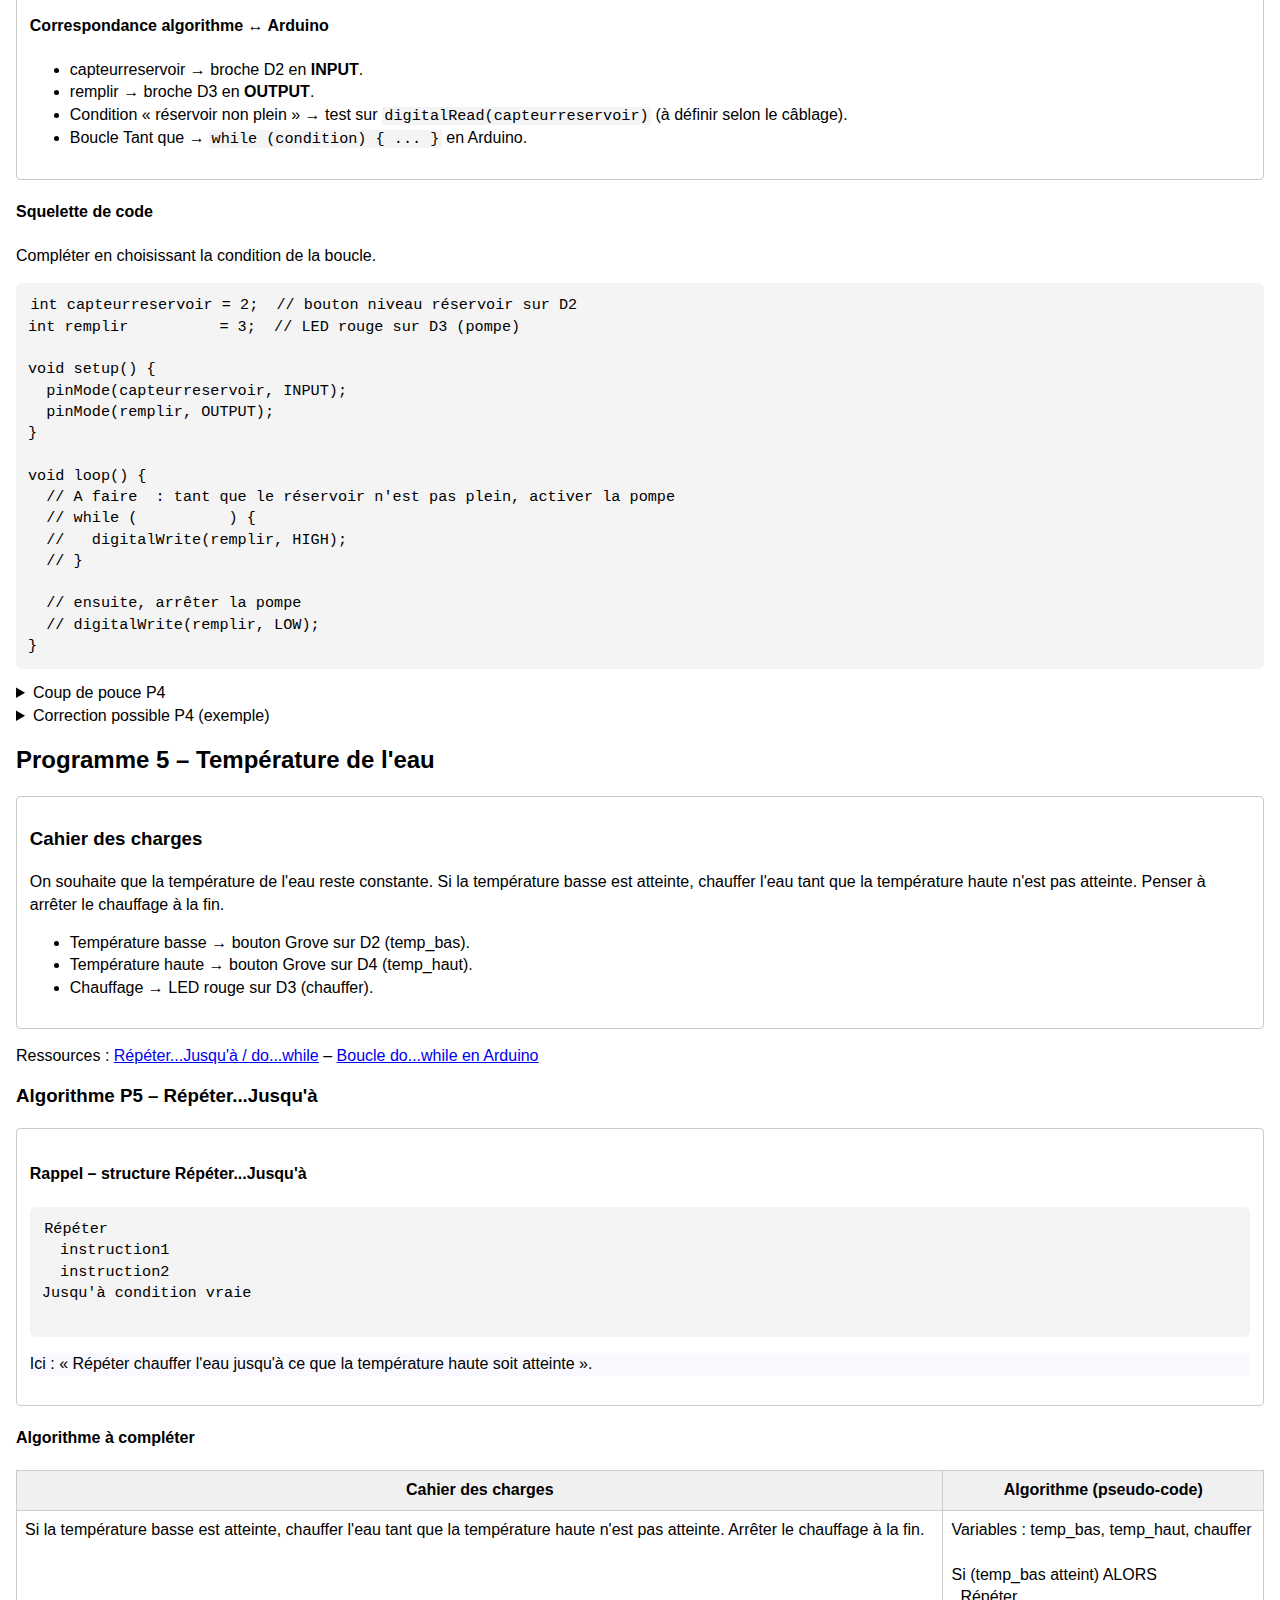
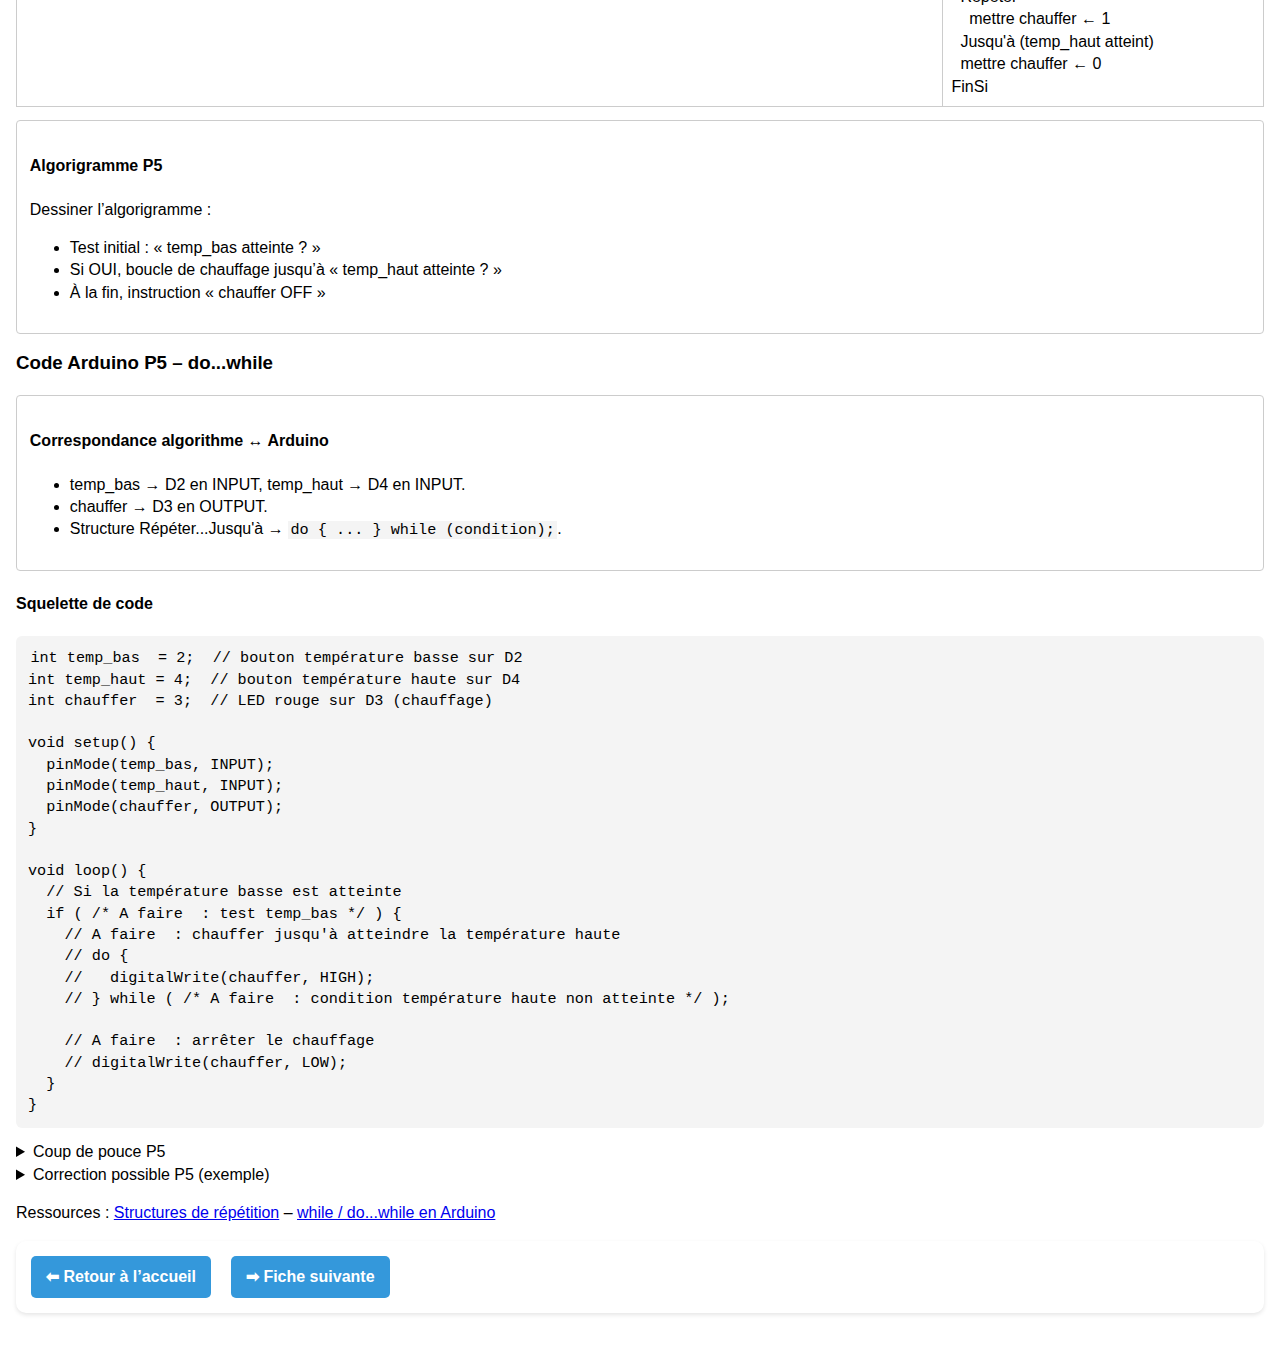
<file: p4-reservoir.html>
<!DOCTYPE html>
<html lang="fr">
<head>
  <meta charset="UTF-8">
  <title>Programmes 4 et 5 – Réservoir et température</title>
  <meta name="viewport" content="width=device-width, initial-scale=1">
  <link rel="stylesheet" href="css/style.css">
  
  <style>
    body { font-family: Arial, sans-serif; line-height: 1.4; margin: 0; padding: 0 1rem 2rem; }
    header { background:#006699; color:white; padding:1rem; margin:0 -1rem 1rem; }
    h1, h2, h3 { margin-top:1rem; }
    code { background:#f4f4f4; padding:0 0.15rem; }
    table { border-collapse: collapse; width:100%; margin:0.8rem 0; }
    th, td { border:1px solid #ccc; padding:0.5rem; vertical-align:top; }
    th { background:#f0f0f0; }
    .box { border:1px solid #ccc; padding:0.8rem; margin:0.8rem 0; border-radius:4px; }
    .exemple { background:#f9f9ff; }
    nav a { margin-right:0.8rem; }
  </style>
</head>
<body>

<header>
  <h1>Programmes 4 et 5 – Réservoir et température</h1>
  <p>Séquence COLIBRI – Boucles Tant que...Faire et Répéter...Jusqu'à</p>
</header>

<nav class="navigation-cours">
  <a href="index.html">🏠 Accueil</a>
  <a href="p1-voyant.html">1️⃣ Voyant</a>
  <a href="p2-chaudiere.html">2️⃣-3️⃣ Chaudière</a>
  <a href="p4-reservoir.html" class="active">4️⃣-5️⃣ Réservoir</a>
  <a href="test-analogique.html">🔢 Analogique</a>
  <a href="pour-aller-plus-loin.html">⭐ Plus loin</a>

  <!-- Boutons ressources -->
  <a href="ressources/algorigramme.html" class="btn-ressource">📚 Algorigramme</a>
  <a href="ressources/arduino.html" class="btn-ressource">⚡ Arduino</a>
</nav>


<!-- PROGRAMME 4 -->

<section id="p4-situation">
  <h2>Programme 4 – Réservoir d'eau</h2>

  <div class="box">
    <h3>Cahier des charges</h3>
    <p>
      On souhaite que le réservoir d'eau soit rempli jusqu'à son niveau haut.
      Réaliser un programme qui active la pompe de remplissage tant que le réservoir d'eau n'est pas plein.
    </p>
    <ul>
      <li>Capteur de niveau réservoir &rarr; bouton Grove sur D2 (capteurreservoir).</li>
      <li>Pompe de remplissage &rarr; LED rouge sur D3 (remplir).</li>
    </ul>
  </div>

  <p>
    Ressources : <a href="ressources/algorigramme.html#structures">Boucle Tant que...Faire</a> –
    <a href="ressources/arduino.html#memo">Boucle while en Arduino</a>
  </p>
</section>

<section id="p4-algo">
  <h3>Algorithme P4 – Tant que...Faire</h3>

  <div class="box">
    <h4>Rappel – structure Tant que...Faire</h4>
    <pre><code>Tant que condition vraie Faire
  instruction1
  instruction2
FinTantQue
    </code></pre>
    <p class="exemple">
      Ici : « Tant que le réservoir n'est pas plein, faire fonctionner la pompe de remplissage ».
    </p>
  </div>

  <h4>Algorithme à compléter</h4>
  <table>
    <thead>
      <tr>
        <th>Cahier des charges</th>
        <th>Algorithme (pseudo-code)</th>
      </tr>
    </thead>
    <tbody>
      <tr>
        <td>
          Activer la pompe de remplissage tant que le réservoir d'eau n'est pas plein.
        </td>
        <td>
          Variables : capteurreservoir, remplir<br><br>
          Tant que (le réservoir n'est pas plein) Faire<br>
          &nbsp;&nbsp;mettre remplir &larr; 1 (pompe ON)<br>
          FinTantQue<br>
          mettre remplir &larr; 0 (pompe OFF)
        </td>
      </tr>
    </tbody>
  </table>

  <div class="box">
    <h4>Algorigramme P4</h4>
    <p>
      Dessiner l'algorigramme correspondant :
      <ul>
        <li>Début</li>
        <li>Tant que « réservoir non plein ? »</li>
        <li>&nbsp;&nbsp;Instruction « pompe ON »</li>
        <li>FinTantQue</li>
        <li>Instruction « pompe OFF »</li>
        <li>Fin</li>
      </ul>
    </p>
  </div>
</section>

<section id="p4-code">
  <h3>Code Arduino P4 – while</h3>

  <div class="box">
    <h4>Correspondance algorithme ↔ Arduino</h4>
    <ul>
      <li>capteurreservoir &rarr; broche D2 en <strong>INPUT</strong>.</li>
      <li>remplir &rarr; broche D3 en <strong>OUTPUT</strong>.</li>
      <li>Condition « réservoir non plein » &rarr; test sur <code>digitalRead(capteurreservoir)</code> (à définir selon le câblage).</li>
      <li>Boucle Tant que &rarr; <code>while (condition) { ... }</code> en Arduino.</li>
    </ul>
  </div>

  <h4>Squelette de code</h4>
  <p>Compléter en choisissant la condition de la boucle.</p>

<pre><code>int capteurreservoir = 2;  // bouton niveau réservoir sur D2
int remplir          = 3;  // LED rouge sur D3 (pompe)

void setup() {
  pinMode(capteurreservoir, INPUT);
  pinMode(remplir, OUTPUT);
}

void loop() {
  // A faire  : tant que le réservoir n'est pas plein, activer la pompe
  // while (          ) {
  //   digitalWrite(remplir, HIGH);
  // }

  // ensuite, arrêter la pompe
  // digitalWrite(remplir, LOW);
}
</code></pre>

  <details>
    <summary>Coup de pouce P4</summary>
    <p>
      Utiliser une condition du type <code>while (digitalRead(capteurreservoir) == LOW)</code>
      si le bouton passe à HIGH quand le niveau haut est atteint.
    </p>
  </details>

  <details>
    <summary>Correction possible P4 (exemple)</summary>
<pre><code>void loop() {
  while (digitalRead(capteurreservoir) == LOW) { // tant que réservoir non plein
    digitalWrite(remplir, HIGH);                // pompe ON
  }
  digitalWrite(remplir, LOW);                   // réservoir plein : pompe OFF
}
</code></pre>
  </details>
</section>

<!-- PROGRAMME 5 -->

<section id="p5-situation">
  <h2>Programme 5 – Température de l'eau</h2>

  <div class="box">
    <h3>Cahier des charges</h3>
    <p>
      On souhaite que la température de l'eau reste constante.
      Si la température basse est atteinte, chauffer l'eau tant que la température haute n'est pas atteinte.
      Penser à arrêter le chauffage à la fin.
    </p>
    <ul>
      <li>Température basse &rarr; bouton Grove sur D2 (temp_bas).</li>
      <li>Température haute &rarr; bouton Grove sur D4 (temp_haut).</li>
      <li>Chauffage &rarr; LED rouge sur D3 (chauffer).</li>
    </ul>
  </div>

  <p>
    Ressources : <a href="ressources/algorigramme.html#structures">Répéter...Jusqu'à / do...while</a> –
    <a href="ressources/arduino.html#memo">Boucle do...while en Arduino</a>
  </p>
</section>

<section id="p5-algo">
  <h3>Algorithme P5 – Répéter...Jusqu'à</h3>

  <div class="box">
    <h4>Rappel – structure Répéter...Jusqu'à</h4>
    <pre><code>Répéter
  instruction1
  instruction2
Jusqu'à condition vraie
    </code></pre>
    <p class="exemple">
      Ici : « Répéter chauffer l'eau jusqu'à ce que la température haute soit atteinte ».
    </p>
  </div>

  <h4>Algorithme à compléter</h4>
  <table>
    <thead>
      <tr>
        <th>Cahier des charges</th>
        <th>Algorithme (pseudo-code)</th>
      </tr>
    </thead>
    <tbody>
      <tr>
        <td>
          Si la température basse est atteinte, chauffer l'eau tant que la température haute n'est pas atteinte.
          Arrêter le chauffage à la fin.
        </td>
        <td>
          Variables : temp_bas, temp_haut, chauffer<br><br>
          Si (temp_bas atteint) ALORS<br>
          &nbsp;&nbsp;Répéter<br>
          &nbsp;&nbsp;&nbsp;&nbsp;mettre chauffer &larr; 1<br>
          &nbsp;&nbsp;Jusqu'à (temp_haut atteint)<br>
          &nbsp;&nbsp;mettre chauffer &larr; 0<br>
          FinSi
        </td>
      </tr>
    </tbody>
  </table>

  <div class="box">
    <h4>Algorigramme P5</h4>
    <p>
      Dessiner l’algorigramme :
      <ul>
        <li>Test initial : « temp_bas atteinte ? »</li>
        <li>Si OUI, boucle de chauffage jusqu’à « temp_haut atteinte ? »</li>
        <li>À la fin, instruction « chauffer OFF »</li>
      </ul>
    </p>
  </div>
</section>

<section id="p5-code">
  <h3>Code Arduino P5 – do...while</h3>

  <div class="box">
    <h4>Correspondance algorithme ↔ Arduino</h4>
    <ul>
      <li>temp_bas &rarr; D2 en INPUT, temp_haut &rarr; D4 en INPUT.</li>
      <li>chauffer &rarr; D3 en OUTPUT.</li>
      <li>Structure Répéter...Jusqu'à &rarr; <code>do { ... } while (condition);</code>.</li>
    </ul>
  </div>

  <h4>Squelette de code</h4>

<pre><code>int temp_bas  = 2;  // bouton température basse sur D2
int temp_haut = 4;  // bouton température haute sur D4
int chauffer  = 3;  // LED rouge sur D3 (chauffage)

void setup() {
  pinMode(temp_bas, INPUT);
  pinMode(temp_haut, INPUT);
  pinMode(chauffer, OUTPUT);
}

void loop() {
  // Si la température basse est atteinte
  if ( /* A faire  : test temp_bas */ ) {
    // A faire  : chauffer jusqu'à atteindre la température haute
    // do {
    //   digitalWrite(chauffer, HIGH);
    // } while ( /* A faire  : condition température haute non atteinte */ );

    // A faire  : arrêter le chauffage
    // digitalWrite(chauffer, LOW);
  }
}
</code></pre>

  <details>
    <summary>Coup de pouce P5</summary>
    <p>
      Utiliser <code>digitalRead(temp_bas) == HIGH</code> pour détecter la température basse,
      et <code>digitalRead(temp_haut) == LOW</code> dans la condition du <code>do...while</code>
      si le bouton passe à HIGH quand la température haute est atteinte.
    </p>
  </details>

  <details>
    <summary>Correction possible P5 (exemple)</summary>
<pre><code>void loop() {
  if (digitalRead(temp_bas) == HIGH) {         // température basse atteinte
    do {
      digitalWrite(chauffer, HIGH);           // chauffer
    } while (digitalRead(temp_haut) == LOW);   // jusqu'à température haute

    digitalWrite(chauffer, LOW);              // arrêter le chauffage
  }
}
</code></pre>
  </details>

  <p>
    Ressources : 
    <a href="ressources/algorigramme.html#structures">Structures de répétition</a> –
    <a href="ressources/arduino.html#memo">while / do...while en Arduino</a>
  </p>
</section>

<nav class="navigation-cours">
  <a href="index.html">⬅ Retour à l’accueil</a>
  <a href="test-analogique.html">➡ Fiche suivante</a>
</nav>

</body>
</html>
</file>
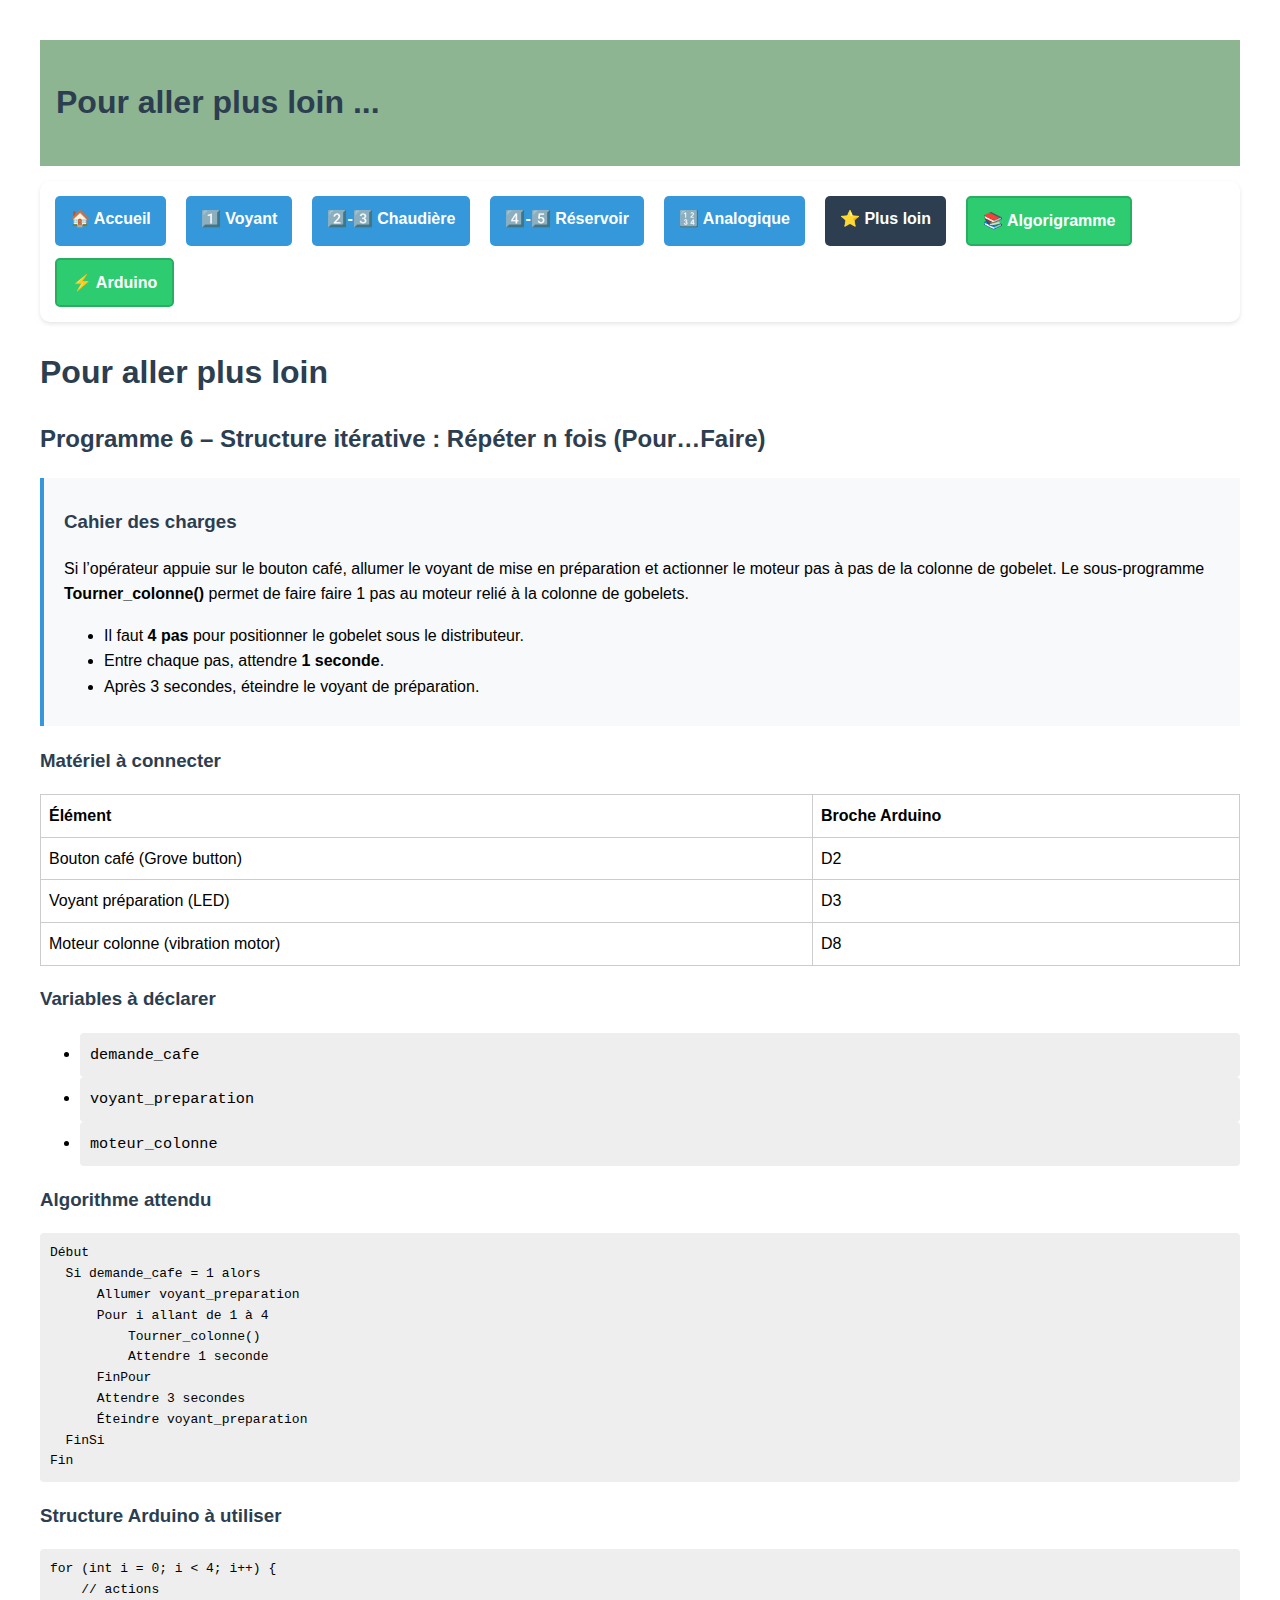
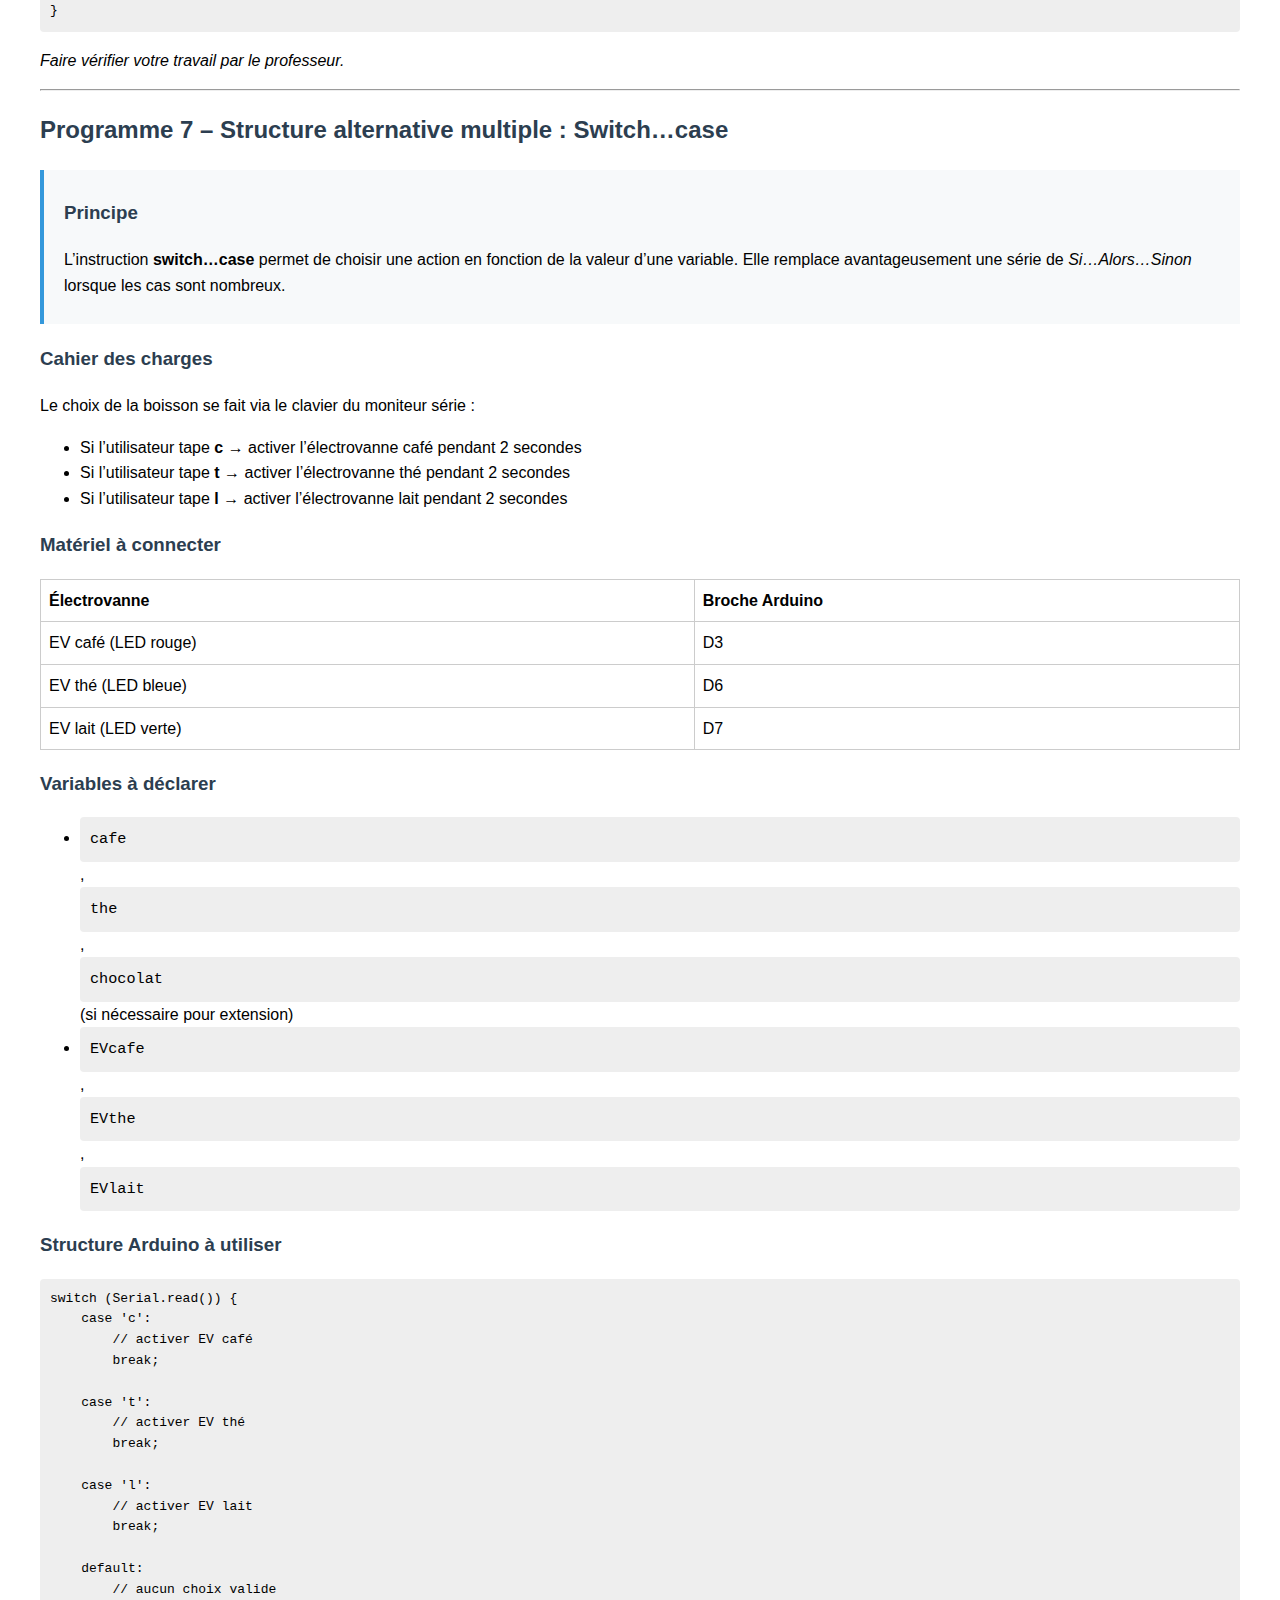
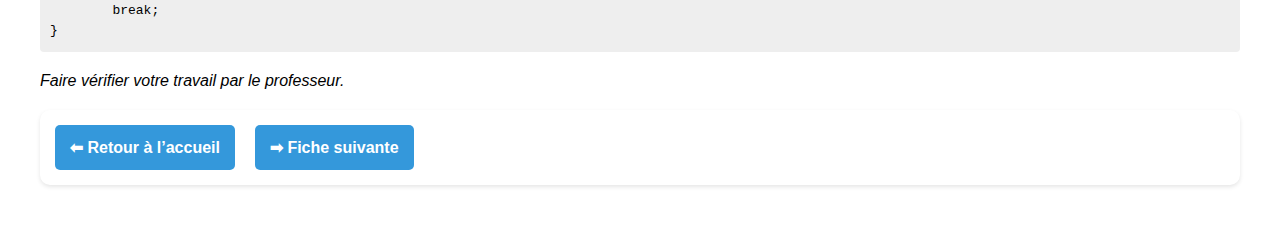
<file: pour-aller-plus-loin.html>
<!DOCTYPE html>
<html lang="fr">
<head>
    <meta charset="UTF-8">
    <title>Pour aller plus loin – Programmes 6 et 7</title>
	<link rel="stylesheet" href="css/style.css">
    <style>
        body { font-family: Arial, sans-serif; line-height: 1.6; margin: 40px; }
        h1, h2, h3 { color: #2c3e50; }
        .bloc { border-left: 4px solid #3498db; padding: 10px 20px; margin: 20px 0; background: #f7f9fa; }
        table { border-collapse: collapse; width: 100%; margin: 15px 0; }
        table, th, td { border: 1px solid #ccc; }
        th, td { padding: 8px; text-align: left; }
        code, pre { background: #eee; padding: 10px; display: block; border-radius: 4px; }
    </style>
</head>

<body>

<header style="background:#8DB592;color:white;padding:1rem">
<h1>Pour aller plus loin ... </h1>
</header>

<nav class="navigation-cours">
  <a href="index.html">🏠 Accueil</a>
  <a href="p1-voyant.html">1️⃣ Voyant</a>
  <a href="p2-chaudiere.html">2️⃣-3️⃣ Chaudière</a>
  <a href="p4-reservoir.html">4️⃣-5️⃣ Réservoir</a>
  <a href="test-analogique.html">🔢 Analogique</a>
  <a href="pour-aller-plus-loin.html" class="active">⭐ Plus loin</a>

  <!-- Boutons ressources -->
  <a href="ressources/algorigramme.html" class="btn-ressource">📚 Algorigramme</a>
  <a href="ressources/arduino.html" class="btn-ressource">⚡ Arduino</a>
</nav>


<h1>Pour aller plus loin</h1>

<!-- PROGRAMME 6 -->
<h2>Programme 6 – Structure itérative : Répéter n fois (Pour…Faire)</h2>

<div class="bloc">
    <h3>Cahier des charges</h3>
    <p>
        Si l’opérateur appuie sur le bouton café, allumer le voyant de mise en préparation et actionner le moteur pas à pas de la colonne de gobelet.
        Le sous-programme <strong>Tourner_colonne()</strong> permet de faire faire 1 pas au moteur relié à la colonne de gobelets.
    </p>
    <ul>
        <li>Il faut <strong>4 pas</strong> pour positionner le gobelet sous le distributeur.</li>
        <li>Entre chaque pas, attendre <strong>1 seconde</strong>.</li>
        <li>Après 3 secondes, éteindre le voyant de préparation.</li>
    </ul>
</div>

<h3>Matériel à connecter</h3>
<table>
    <tr><th>Élément</th><th>Broche Arduino</th></tr>
    <tr><td>Bouton café (Grove button)</td><td>D2</td></tr>
    <tr><td>Voyant préparation (LED)</td><td>D3</td></tr>
    <tr><td>Moteur colonne (vibration motor)</td><td>D8</td></tr>
</table>

<h3>Variables à déclarer</h3>
<ul>
    <li><code>demande_cafe</code></li>
    <li><code>voyant_preparation</code></li>
    <li><code>moteur_colonne</code></li>
</ul>

<h3>Algorithme attendu</h3>
<pre>
Début
  Si demande_cafe = 1 alors
      Allumer voyant_preparation
      Pour i allant de 1 à 4
          Tourner_colonne()
          Attendre 1 seconde
      FinPour
      Attendre 3 secondes
      Éteindre voyant_preparation
  FinSi
Fin
</pre>

<h3>Structure Arduino à utiliser</h3>
<pre>
for (int i = 0; i < 4; i++) {
    // actions
}
</pre>

<p><em>Faire vérifier votre travail par le professeur.</em></p>

<hr>

<!-- PROGRAMME 7 -->
<h2>Programme 7 – Structure alternative multiple : Switch…case</h2>

<div class="bloc">
    <h3>Principe</h3>
    <p>
        L’instruction <strong>switch…case</strong> permet de choisir une action en fonction de la valeur d’une variable.
        Elle remplace avantageusement une série de <em>Si…Alors…Sinon</em> lorsque les cas sont nombreux.
    </p>
</div>

<h3>Cahier des charges</h3>
<p>Le choix de la boisson se fait via le clavier du moniteur série :</p>
<ul>
    <li>Si l’utilisateur tape <strong>c</strong> → activer l’électrovanne café pendant 2 secondes</li>
    <li>Si l’utilisateur tape <strong>t</strong> → activer l’électrovanne thé pendant 2 secondes</li>
    <li>Si l’utilisateur tape <strong>l</strong> → activer l’électrovanne lait pendant 2 secondes</li>
</ul>

<h3>Matériel à connecter</h3>
<table>
    <tr><th>Électrovanne</th><th>Broche Arduino</th></tr>
    <tr><td>EV café (LED rouge)</td><td>D3</td></tr>
    <tr><td>EV thé (LED bleue)</td><td>D6</td></tr>
    <tr><td>EV lait (LED verte)</td><td>D7</td></tr>
</table>

<h3>Variables à déclarer</h3>
<ul>
    <li><code>cafe</code>, <code>the</code>, <code>chocolat</code> (si nécessaire pour extension)</li>
    <li><code>EVcafe</code>, <code>EVthe</code>, <code>EVlait</code></li>
</ul>

<h3>Structure Arduino à utiliser</h3>
<pre>
switch (Serial.read()) {
    case 'c':
        // activer EV café
        break;

    case 't':
        // activer EV thé
        break;

    case 'l':
        // activer EV lait
        break;

    default:
        // aucun choix valide
        break;
}
</pre>

<p><em>Faire vérifier votre travail par le professeur.</em></p>

<nav class="navigation-cours">
  <a href="index.html">⬅ Retour à l’accueil</a>
  <a href="p1-voyant.html">➡ Fiche suivante</a>
</nav>


</body>
</html>
</file>
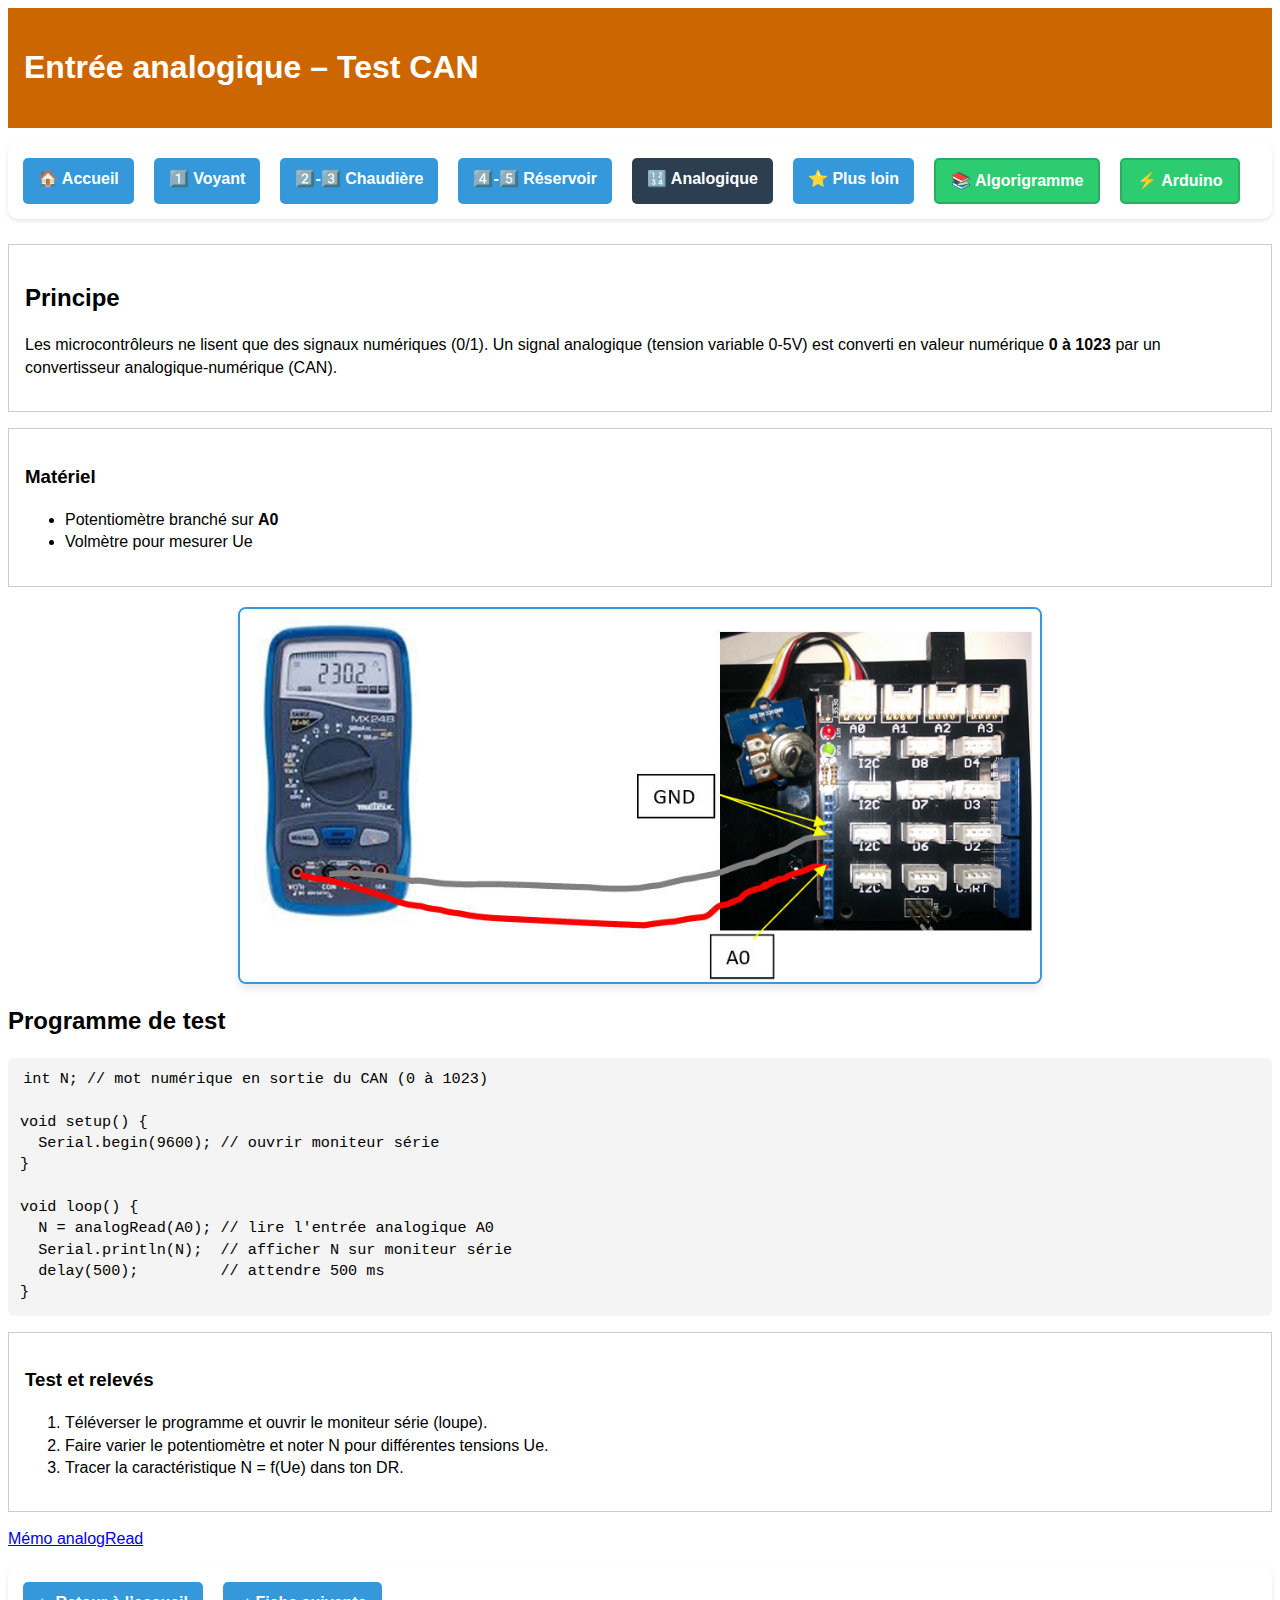
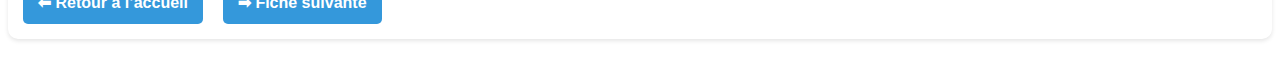
<file: test-analogique.html>
<!DOCTYPE html>
<html lang="fr">
<head><meta charset="UTF-8"><title>Entrée analogique – Test CAN</title>
<style>body{font-family:Arial;line-height:1.4}code{background:#f4f4f4;padding:.2rem}.box{border:1px solid #ccc;padding:1rem;margin:1rem 0}</style>
<link rel="stylesheet" href="css/style.css">
</head>
<body>
<header style="background:#cc6600;color:white;padding:1rem">
<h1>Entrée analogique – Test CAN</h1>
</header>

<nav class="navigation-cours">
  <a href="index.html">🏠 Accueil</a>
  <a href="p1-voyant.html">1️⃣ Voyant</a>
  <a href="p2-chaudiere.html">2️⃣-3️⃣ Chaudière</a>
  <a href="p4-reservoir.html">4️⃣-5️⃣ Réservoir</a>
  <a href="test-analogique.html" class="active">🔢 Analogique</a>
  <a href="pour-aller-plus-loin.html">⭐ Plus loin</a>

  <!-- Boutons ressources -->
  <a href="ressources/algorigramme.html" class="btn-ressource">📚 Algorigramme</a>
  <a href="ressources/arduino.html" class="btn-ressource">⚡ Arduino</a>
</nav>


<div class="box">
<h2>Principe</h2>
<p>Les microcontrôleurs ne lisent que des signaux numériques (0/1). Un signal analogique (tension variable 0-5V) est converti en valeur numérique <strong>0 à 1023</strong> par un convertisseur analogique-numérique (CAN).</p>
</div>

<div class="box">
<h3>Matériel</h3>
<ul>
<li>Potentiomètre branché sur <strong>A0</strong></li>
<li>Volmètre pour mesurer Ue</li>
</ul>
</div>

  <!-- Zone pour image synoptique -->
  
	<img src="images/img19.jpg" 
     alt="Schéma de montage du Potentiomètre et du voltmètre." 
     style="width: 100%; 
            max-width: 800px; 
            height: auto; 
            display: block; 
            margin: 20px auto; 
            border: 2px solid #3498db; 
            border-radius: 8px; 
            box-shadow: 0 4px 8px rgba(0,0,0,0.1);">


<h2>Programme de test</h2>
<pre><code>int N; // mot numérique en sortie du CAN (0 à 1023)

void setup() {
  Serial.begin(9600); // ouvrir moniteur série
}

void loop() {
  N = analogRead(A0); // lire l'entrée analogique A0
  Serial.println(N);  // afficher N sur moniteur série
  delay(500);         // attendre 500 ms
}
</code></pre>

<div class="box">
<h3>Test et relevés</h3>
<ol>
<li>Téléverser le programme et ouvrir le moniteur série (loupe).</li>
<li>Faire varier le potentiomètre et noter N pour différentes tensions Ue.</li>
<li>Tracer la caractéristique N = f(Ue) dans ton DR.</li>
</ol>
</div>

<p><a href="ressources/arduino.html#memo">Mémo analogRead</a></p>

<nav class="navigation-cours">
  <a href="index.html">⬅ Retour à l’accueil</a>
  <a href="pour-aller-plus-loin.html">➡ Fiche suivante</a>
</nav>


</body>
</html>
</file>
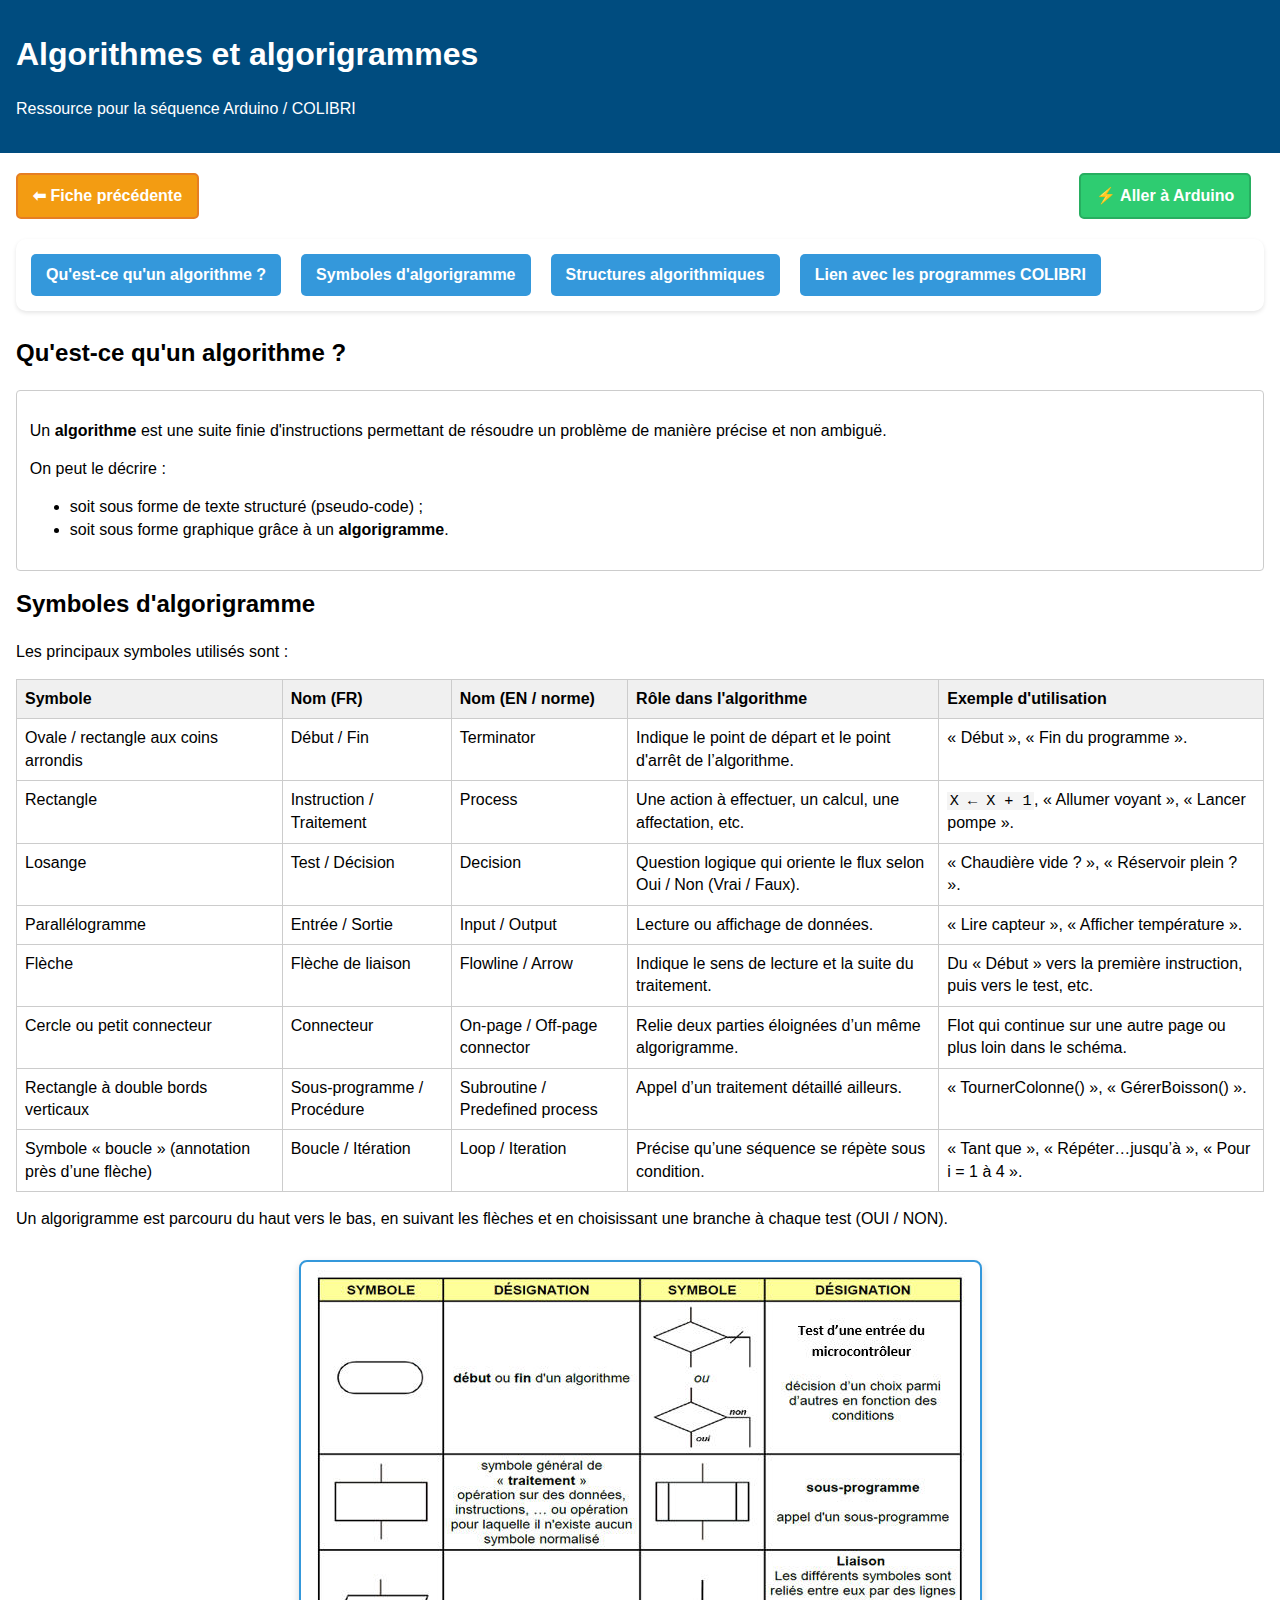
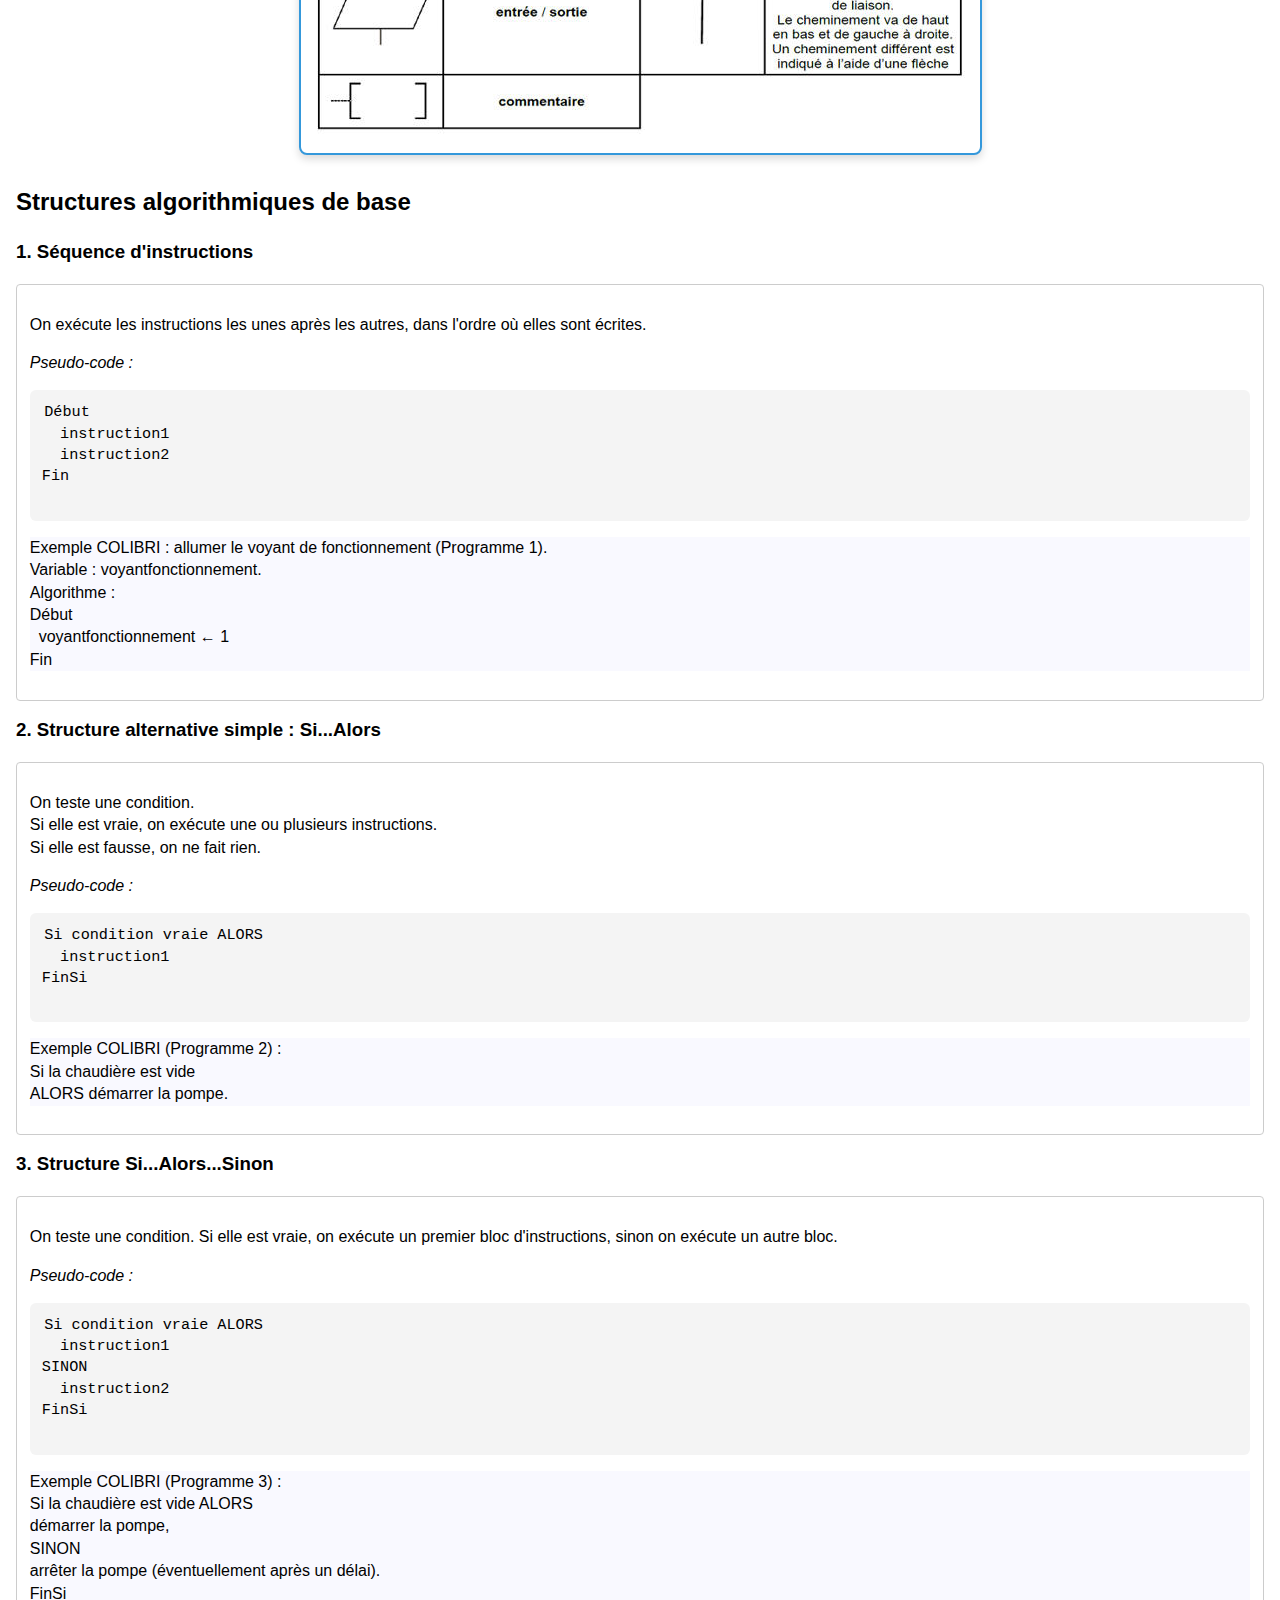
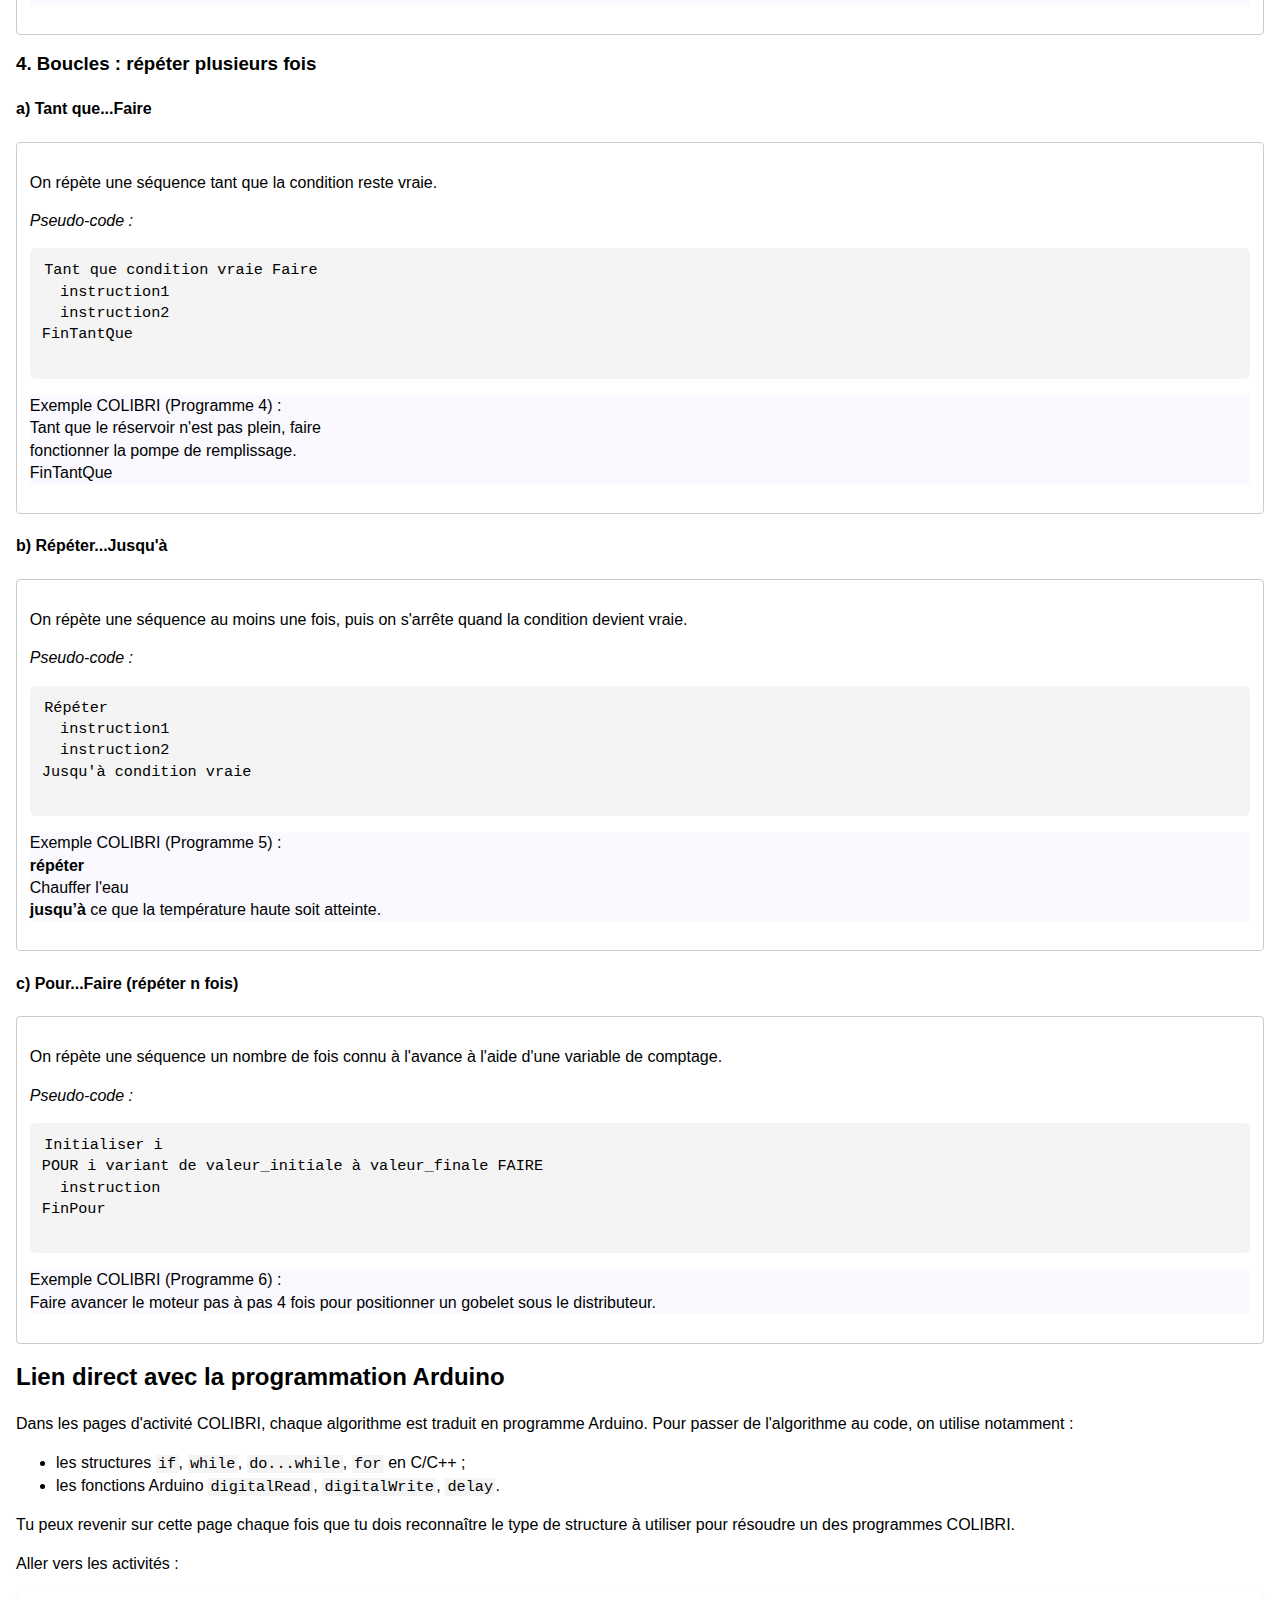
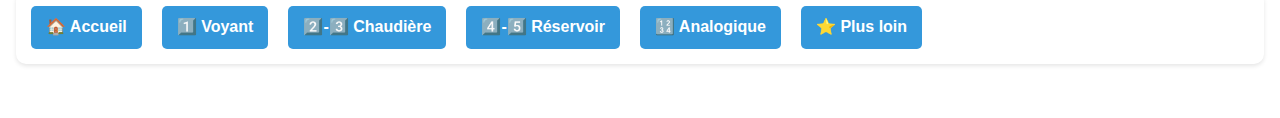
<file: ressources/algorigramme.html>
<!DOCTYPE html>
<html lang="fr">
<head>
  <meta charset="UTF-8">
  <title>Ressource – Algorithmes et algorigrammes</title>
  <meta name="viewport" content="width=device-width, initial-scale=1">
  <link rel="stylesheet" href="../css/style.css">
  <style>
    body { font-family: Arial, sans-serif; line-height: 1.4; margin: 0; padding: 0 1rem 2rem; }
    header { background:#004c7f; color:white; padding:1rem; margin:0 -1rem 1rem; }
    h1, h2, h3 { margin-top:1rem; }
    code { background:#f4f4f4; padding:0 0.15rem; }
    .box { border:1px solid #ccc; padding:0.8rem; margin:0.8rem 0; border-radius:4px; }
    table { border-collapse: collapse; width:100%; margin:0.8rem 0; }
    th, td { border:1px solid #ccc; padding:0.5rem; vertical-align:top; }
    th { background:#f0f0f0; }
    .exemple { background:#f9f9ff; }
    nav a { margin-right:0.8rem; }
  </style>
</head>

<body>



<header>
  <h1>Algorithmes et algorigrammes</h1>
  <p>Ressource pour la séquence Arduino / COLIBRI</p>
</header>

<nav class="navigation-ressources">
  <a href="../p4-reservoir.html" class="btn-ressource-prev">⬅ Fiche précédente</a>
  <a href="arduino.html" class="btn-ressource-next">⚡ Aller à Arduino</a>
</nav>


<nav class="navigation-cours">
  <a href="#definition">Qu'est-ce qu'un algorithme ?</a>
  <a href="#symboles">Symboles d'algorigramme</a>
  <a href="#structures">Structures algorithmiques</a>
  <a href="#liens-colibri">Lien avec les programmes COLIBRI</a>
</nav>

<section id="definition">
  <h2>Qu'est-ce qu'un algorithme ?</h2>
  <div class="box">
    <p>
      Un <strong>algorithme</strong> est une suite finie d'instructions permettant de résoudre un problème
      de manière précise et non ambiguë.
    </p>
    <p>
      On peut le décrire :
      <ul>
        <li>soit sous forme de texte structuré (pseudo-code) ;</li>
        <li>soit sous forme graphique grâce à un <strong>algorigramme</strong>.</li>
      </ul>
    </p>
  </div>
</section>

<section id="symboles">
  <h2>Symboles d'algorigramme</h2>

  <p>Les principaux symboles utilisés sont :</p>

<table border="1" cellpadding="8" cellspacing="0" style="border-collapse:collapse; width:100%; text-align:left;">
  <thead>
    <tr style="background:#f0f0f0;">
      <th>Symbole</th>
      <th>Nom (FR)</th>
      <th>Nom (EN / norme)</th>
      <th>Rôle dans l'algorithme</th>
      <th>Exemple d'utilisation</th>
    </tr>
  </thead>
  <tbody>
    <tr>
      <td>Ovale / rectangle aux coins arrondis</td>
      <td>Début / Fin</td>
      <td>Terminator</td>
      <td>Indique le point de départ et le point d'arrêt de l’algorithme.</td>
      <td>« Début », « Fin du programme ».</td>
    </tr>
    <tr>
      <td>Rectangle</td>
      <td>Instruction / Traitement</td>
      <td>Process</td>
      <td>Une action à effectuer, un calcul, une affectation, etc.</td>
      <td><code>X ← X + 1</code>, « Allumer voyant », « Lancer pompe ».</td>
    </tr>
    <tr>
      <td>Losange</td>
      <td>Test / Décision</td>
      <td>Decision</td>
      <td>Question logique qui oriente le flux selon Oui / Non (Vrai / Faux).</td>
      <td>« Chaudière vide ? », « Réservoir plein ? ».</td>
    </tr>
    <tr>
      <td>Parallélogramme</td>
      <td>Entrée / Sortie</td>
      <td>Input / Output</td>
      <td>Lecture ou affichage de données.</td>
      <td>« Lire capteur », « Afficher température ».</td>
    </tr>
    <tr>
      <td>Flèche</td>
      <td>Flèche de liaison</td>
      <td>Flowline / Arrow</td>
      <td>Indique le sens de lecture et la suite du traitement.</td>
      <td>Du « Début » vers la première instruction, puis vers le test, etc.</td>
    </tr>
    <tr>
      <td>Cercle ou petit connecteur</td>
      <td>Connecteur</td>
      <td>On-page / Off-page connector</td>
      <td>Relie deux parties éloignées d’un même algorigramme.</td>
      <td>Flot qui continue sur une autre page ou plus loin dans le schéma.</td>
    </tr>
    <tr>
      <td>Rectangle à double bords verticaux</td>
      <td>Sous-programme / Procédure</td>
      <td>Subroutine / Predefined process</td>
      <td>Appel d’un traitement détaillé ailleurs.</td>
      <td>« TournerColonne() », « GérerBoisson() ».</td>
    </tr>
    <tr>
      <td>Symbole « boucle » (annotation près d’une flèche)</td>
      <td>Boucle / Itération</td>
      <td>Loop / Iteration</td>
      <td>Précise qu’une séquence se répète sous condition.</td>
      <td>« Tant que », « Répéter…jusqu’à », « Pour i = 1 à 4 ».</td>
    </tr>
  </tbody>
</table>


  <p>
    Un algorigramme est parcouru du haut vers le bas, en suivant les flèches
    et en choisissant une branche à chaque test (OUI / NON).
  </p>
</section>

<section id="structures">

	<div class="image-cadre">
	  <img src="../images/img7.jpg" alt="tableau des symboles">
	</div>


  <h2>Structures algorithmiques de base</h2>

  <h3>1. Séquence d'instructions</h3>
  <div class="box">
    <p>
      On exécute les instructions les unes après les autres, dans l'ordre où elles sont écrites.
    </p>
    <p><em>Pseudo-code :</em></p>
    <pre><code>Début
  instruction1
  instruction2
Fin
    </code></pre>
    <p class="exemple">
      Exemple COLIBRI : allumer le voyant de fonctionnement (Programme 1).<br>
      Variable : voyantfonctionnement.<br>
      Algorithme :<br>
      Début<br>
      &nbsp;&nbsp;voyantfonctionnement &larr; 1<br>
      Fin
    </p>
  </div>

  <h3>2. Structure alternative simple : Si...Alors</h3>
  <div class="box">
    <p>
	
      On teste une condition. <br> Si elle est vraie, on exécute une ou plusieurs instructions. <br> 
      Si elle est fausse, on ne fait rien.
	 
    </p>
    <p><em>Pseudo-code :</em></p>
    <pre><code>Si condition vraie ALORS
  instruction1
FinSi
    </code></pre>
    <p class="exemple">
      Exemple COLIBRI (Programme 2) :<br>
      Si la chaudière est vide <br> ALORS démarrer la pompe.
    </p>
  </div>

  <h3>3. Structure Si...Alors...Sinon</h3>
  <div class="box">
    <p>
      On teste une condition. Si elle est vraie, on exécute un premier bloc d'instructions,
      sinon on exécute un autre bloc.
    </p>
    <p><em>Pseudo-code :</em></p>
    <pre><code>Si condition vraie ALORS
  instruction1
SINON
  instruction2
FinSi
    </code></pre>
    <p class="exemple">
      Exemple COLIBRI (Programme 3) :<br>
      Si la chaudière est vide ALORS <br> démarrer la pompe,<br>
      SINON <br> arrêter la pompe (éventuellement après un délai). <br> FinSi
    </p>
  </div>

  <h3>4. Boucles : répéter plusieurs fois</h3>

  <h4>a) Tant que...Faire</h4>
  <div class="box">
    <p>
      On répète une séquence tant que la condition reste vraie.
    </p>
    <p><em>Pseudo-code :</em></p>
    <pre><code>Tant que condition vraie Faire
  instruction1
  instruction2
FinTantQue
    </code></pre>
    <p class="exemple">
      Exemple COLIBRI (Programme 4) :<br>
      Tant que le réservoir n'est pas plein, faire <br> fonctionner la pompe de remplissage.<br> FinTantQue
    </p>
  </div>

  <h4>b) Répéter...Jusqu'à</h4>
  <div class="box">
    <p>
      On répète une séquence au moins une fois, puis on s'arrête quand la condition devient vraie.
    </p>
    <p><em>Pseudo-code :</em></p>
    <pre><code>Répéter
  instruction1
  instruction2
Jusqu'à condition vraie
    </code></pre>
    <p class="exemple">
      Exemple COLIBRI (Programme 5) :<br>
      <strong>répéter </strong> <br>Chauffer l'eau <br><strong>jusqu’à</strong> ce que la température haute soit atteinte.
    </p>
  </div>

  <h4>c) Pour...Faire (répéter n fois)</h4>
  <div class="box">
    <p>
      On répète une séquence un nombre de fois connu à l'avance à l'aide d'une variable de comptage.
    </p>
    <p><em>Pseudo-code :</em></p>
    <pre><code>Initialiser i
POUR i variant de valeur_initiale à valeur_finale FAIRE
  instruction
FinPour
    </code></pre>
    <p class="exemple">
      Exemple COLIBRI (Programme 6) :<br>
      Faire avancer le moteur pas à pas 4 fois pour positionner un gobelet sous le distributeur.
    </p>
  </div>
</section>

<section id="liens-colibri">
  <h2>Lien direct avec la programmation Arduino</h2>
  <p>
    Dans les pages d'activité COLIBRI, chaque algorithme est traduit en programme Arduino.
    Pour passer de l'algorithme au code, on utilise notamment :
  </p>
  <ul>
    <li>les structures <code>if</code>, <code>while</code>, <code>do...while</code>, <code>for</code> en C/C++ ;</li>
    <li>les fonctions Arduino <code>digitalRead</code>, <code>digitalWrite</code>, <code>delay</code>.</li>
  </ul>
  <p>
    Tu peux revenir sur cette page chaque fois que tu dois reconnaître
    le type de structure à utiliser pour résoudre un des programmes COLIBRI.
  </p>

  <p>
    Aller vers les activités :
  </p>
  <nav class="navigation-cours">
  
  <a href="index.html">🏠 Accueil</a>
  <a href="../p1-voyant.html" >1️⃣ Voyant</a>
  <a href="../p2-chaudiere.html" >2️⃣-3️⃣ Chaudière</a>
  <a href="../p4-reservoir.html">4️⃣-5️⃣ Réservoir</a>
  <a href="../test-analogique.html">🔢 Analogique</a>
  <a href="../pour-aller-plus-loin.html">⭐ Plus loin</a>
  
  </nav>
</section>

</body>
</html>
</file>
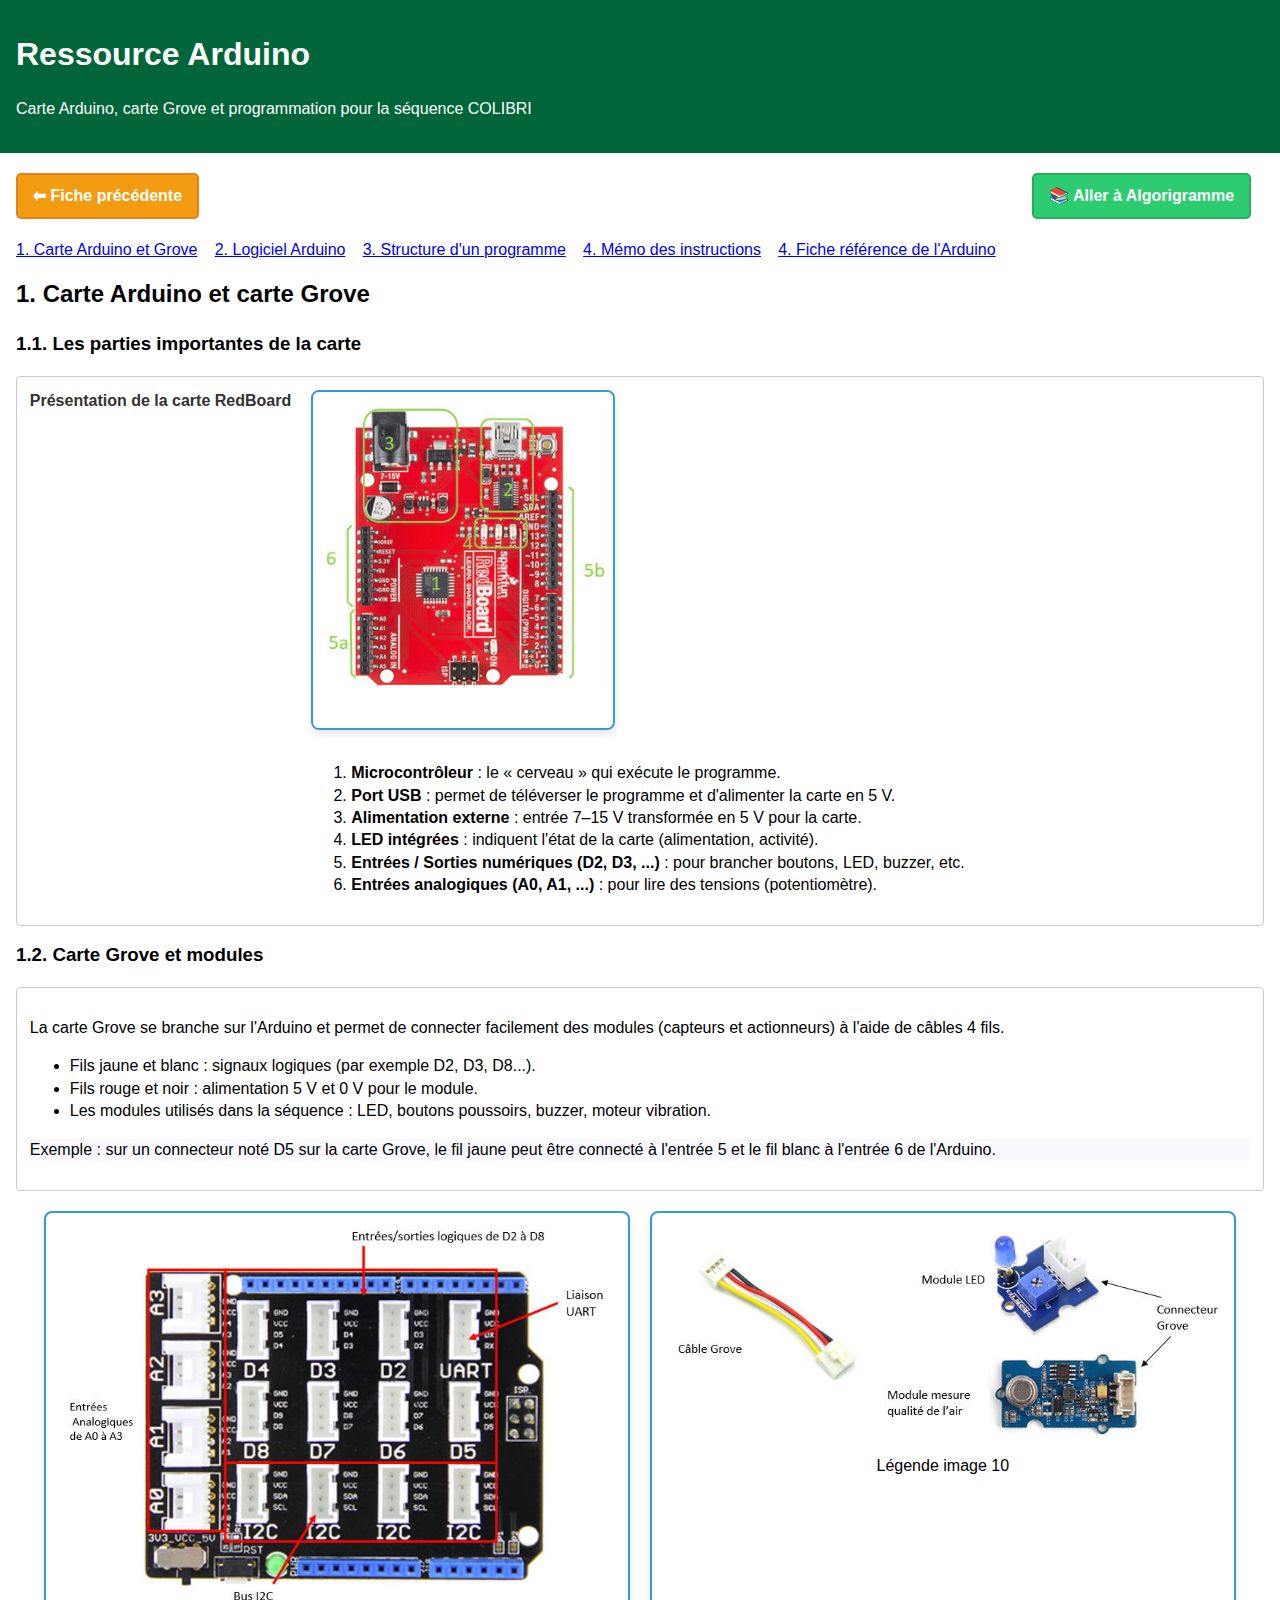
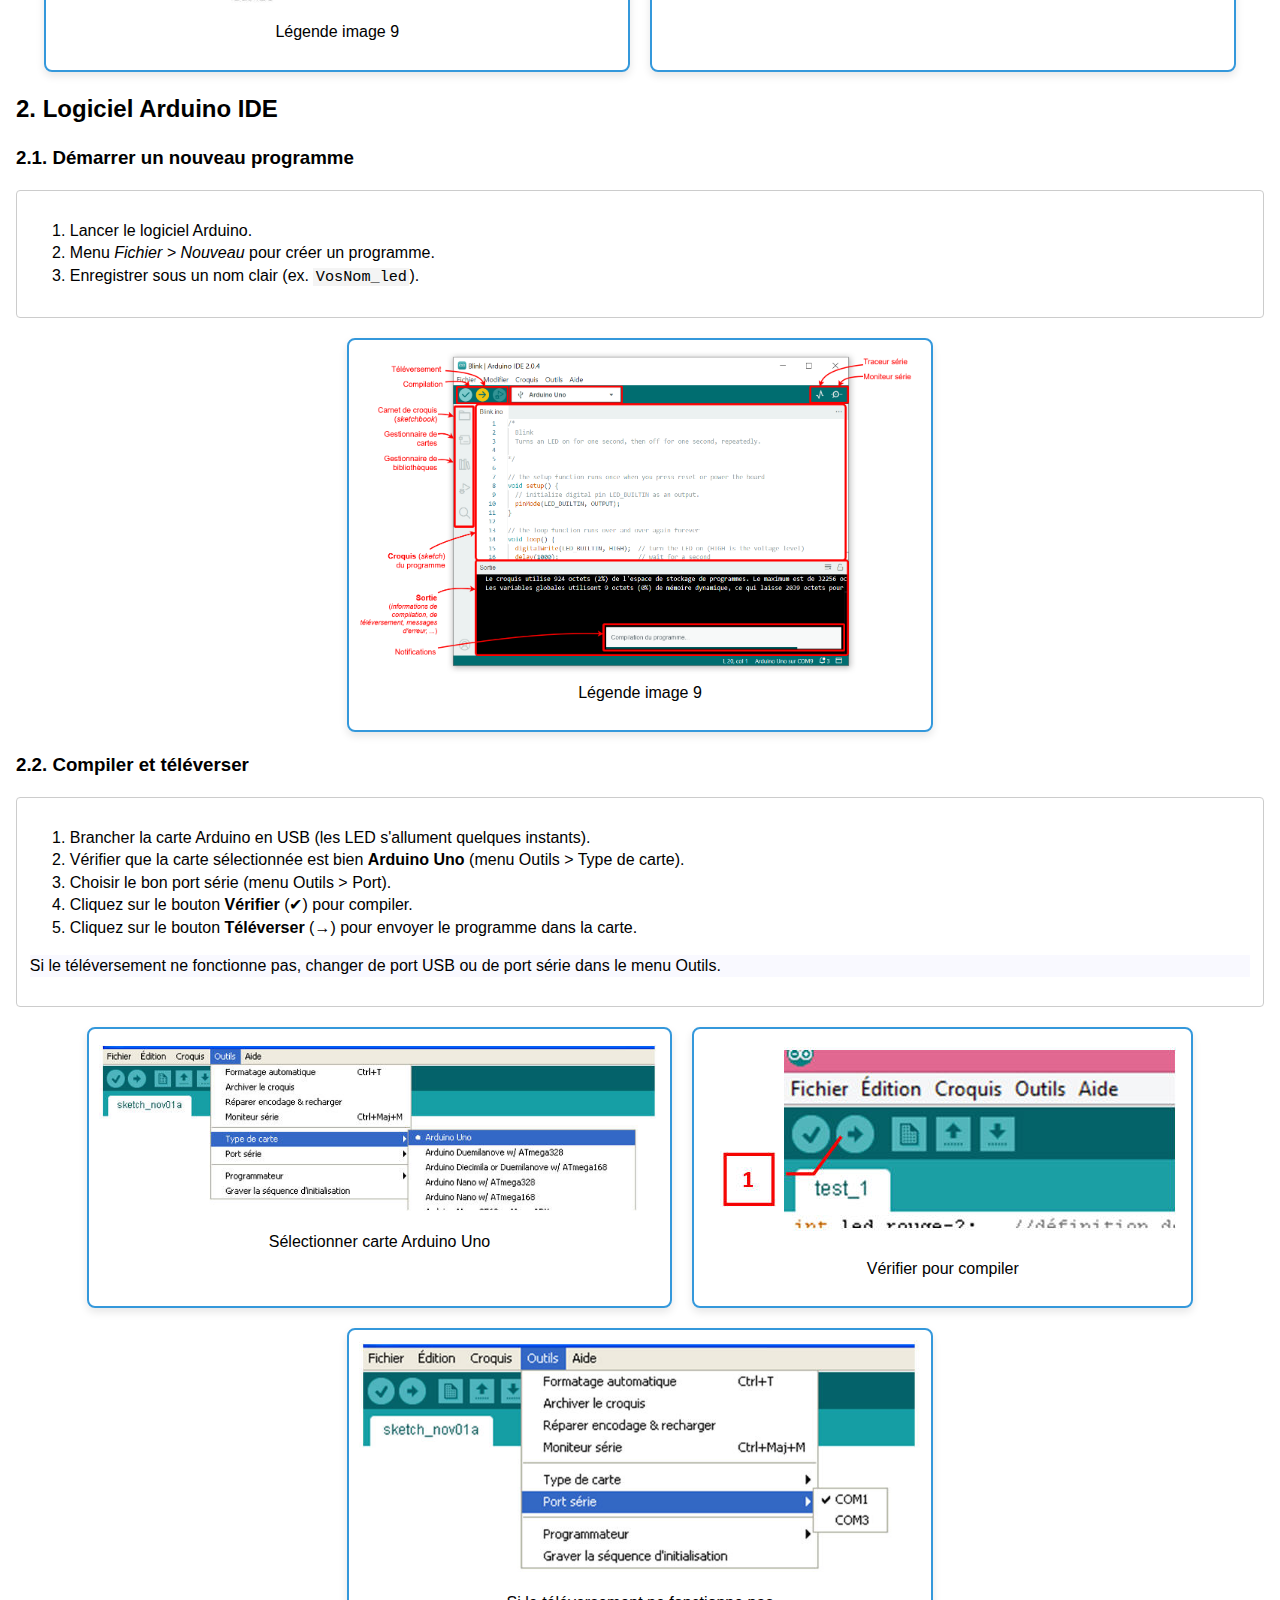
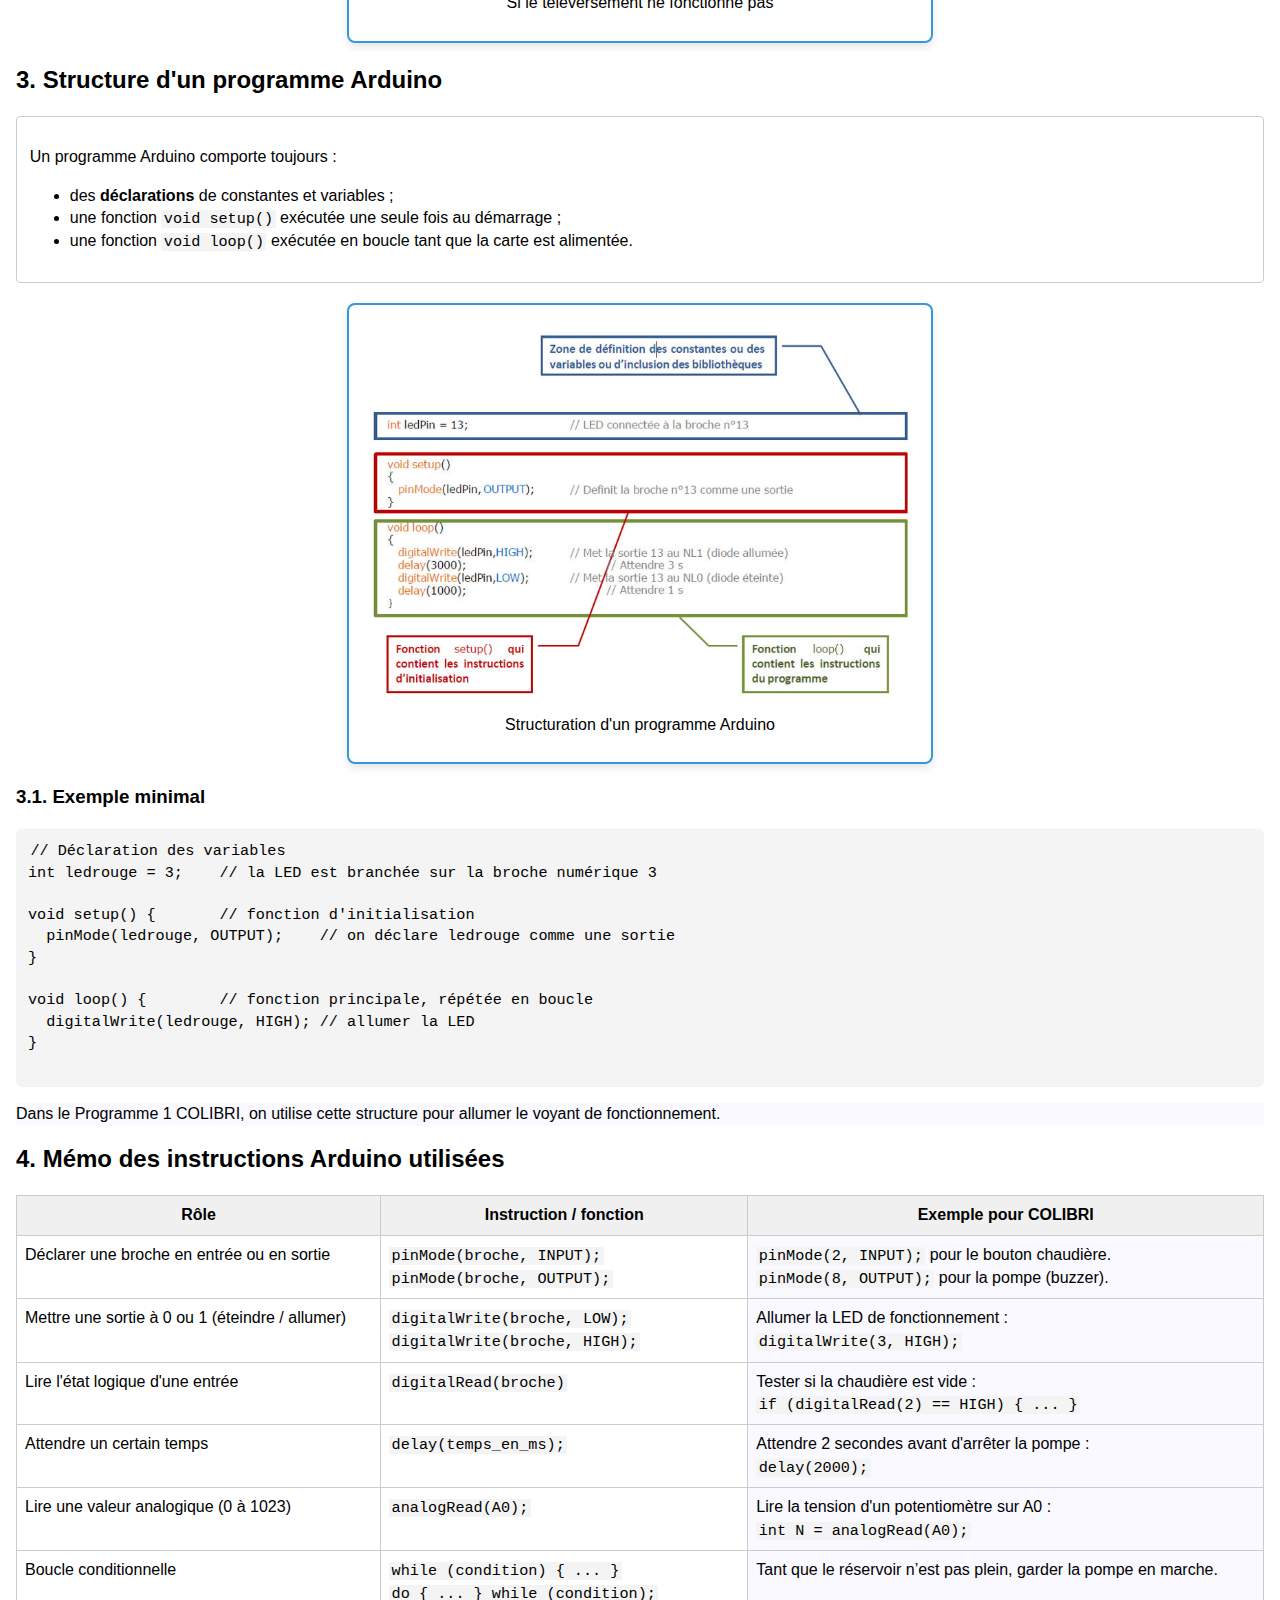
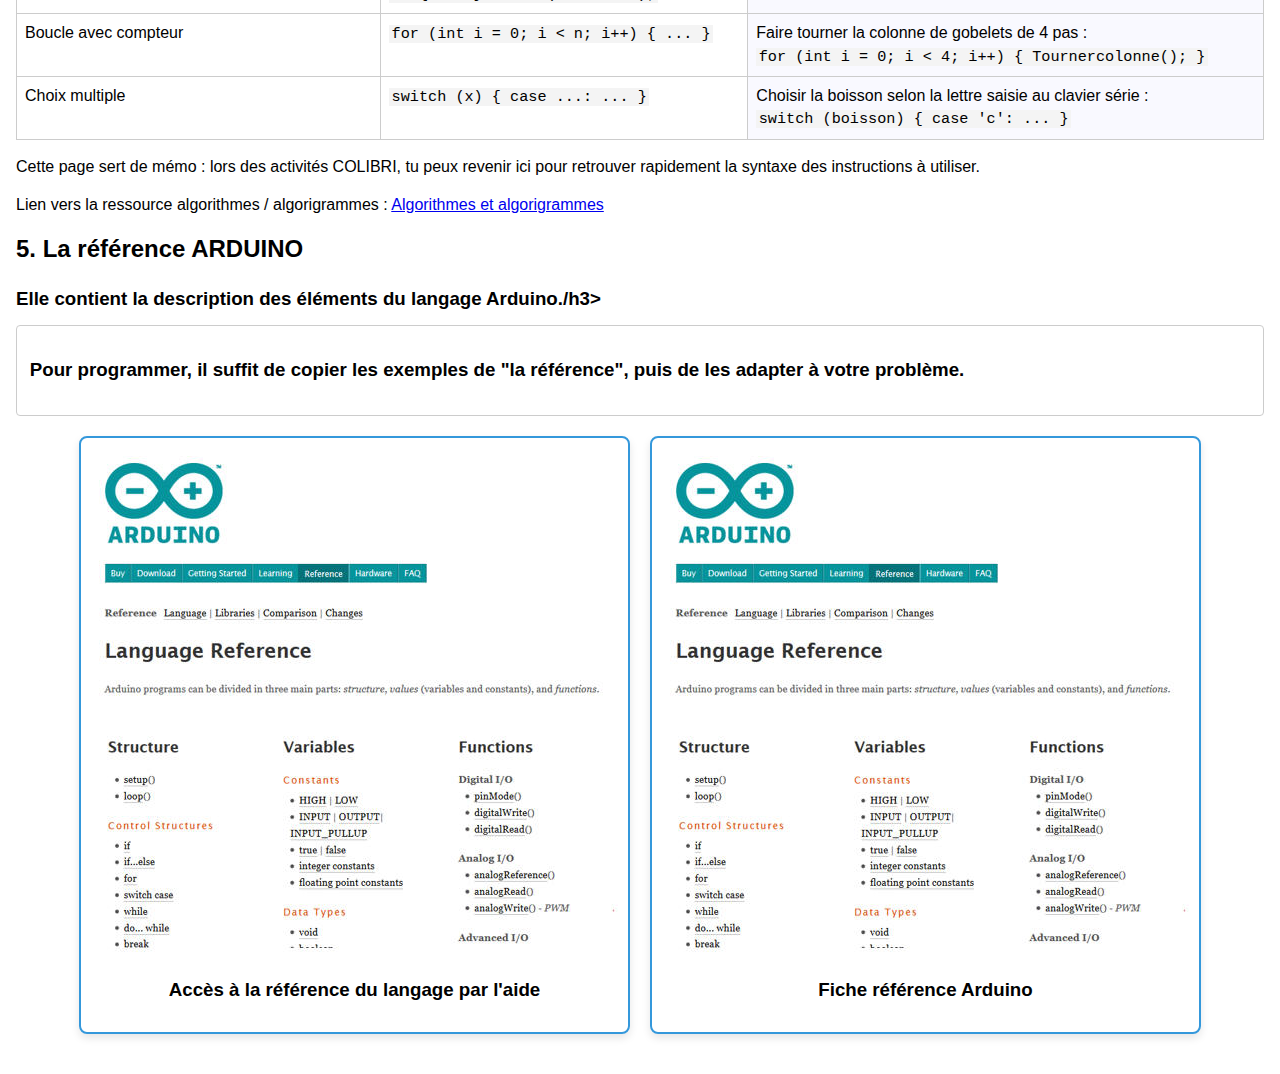
<file: ressources/arduino.html>
<!DOCTYPE html>
<html lang="fr">
<head>
  <meta charset="UTF-8">
  <title>Ressource – Arduino et carte Grove</title>
  <meta name="viewport" content="width=device-width, initial-scale=1">
  <link rel="stylesheet" href="../css/style.css">
  <style>
    body { font-family: Arial, sans-serif; line-height: 1.4; margin: 0; padding: 0 1rem 2rem; }
    header { background:#00663a; color:white; padding:1rem; margin:0 -1rem 1rem; }
    h1, h2, h3 { margin-top:1rem; }
    code { background:#f4f4f4; padding:0 0.15rem; }
    .box { border:1px solid #ccc; padding:0.8rem; margin:0.8rem 0; border-radius:4px; }
    table { border-collapse: collapse; width:100%; margin:0.8rem 0; }
    th, td { border:1px solid #ccc; padding:0.5rem; vertical-align:top; }
    th { background:#f0f0f0; }
    nav a { margin-right:0.8rem; }
    .exemple { background:#f9f9ff; }
  </style>
</head>
<body>

<header>
  <h1>Ressource Arduino</h1>
  <p>Carte Arduino, carte Grove et programmation pour la séquence COLIBRI</p>
</header>
<nav class="navigation-ressources">
  <a href="../p4-reservoir.html" class="btn-ressource-prev">⬅ Fiche précédente</a>
  <a href="algorigramme.html" class="btn-ressource-next">📚 Aller à Algorigramme</a>
</nav>

<nav>
  <a href="#carte">1. Carte Arduino et Grove</a>
  <a href="#logiciel">2. Logiciel Arduino</a>
  <a href="#structure">3. Structure d'un programme</a>
  <a href="#memo">4. Mémo des instructions</a>
  <a href="#reference">4. Fiche référence de l'Arduino</a>
</nav>

<section id="carte">
  <h2>1. Carte Arduino et carte Grove</h2>

  <h3>1.1. Les parties importantes de la carte</h3>
 
<!-- Tableau avec une image à gauche associée à sa légende : bloc div class = "box" 


-->
<div class="box" style="display: flex; align-items: flex-start; gap: 20px; flex-wrap: wrap;">

  <!-- Légende à gauche -->
  <div style="min-width: 120px; text-align: left; font-weight: bold; color: #333;">
    Présentation de la carte RedBoard
  </div>

  <!-- Image + description à droite -->
  <div>
    <img src="../images/img9.jpg" 
         alt="Microcontrôleur Arduino" 
         style="max-width: 300px; width: 100%; height: auto; border: 2px solid #3498db; border-radius: 8px; box-shadow: 0 4px 8px rgba(0,0,0,0.1); margin-bottom: 10px;">
    
    <ol>
      <li><strong>Microcontrôleur</strong> : le « cerveau » qui exécute le programme.</li>
      <li><strong>Port USB</strong> : permet de téléverser le programme et d'alimenter la carte en 5 V.</li>
      <li><strong>Alimentation externe</strong> : entrée 7–15 V transformée en 5 V pour la carte.</li>
      <li><strong>LED intégrées</strong> : indiquent l'état de la carte (alimentation, activité).</li>
      <li><strong>Entrées / Sorties numériques (D2, D3, ...)</strong> : pour brancher boutons, LED, buzzer, etc.</li>
      <li><strong>Entrées analogiques (A0, A1, ...)</strong> : pour lire des tensions (potentiomètre).</li>
    </ol>
  </div>

</div>


  <h3>1.2. Carte Grove et modules</h3>
  <div class="box">
    <p>
      La carte Grove se branche sur l'Arduino et permet de connecter facilement des modules
      (capteurs et actionneurs) à l'aide de câbles 4 fils.
    </p>
    <ul>
      <li>Fils jaune et blanc : signaux logiques (par exemple D2, D3, D8...).</li>
      <li>Fils rouge et noir : alimentation 5 V et 0 V pour le module.</li>
      <li>Les modules utilisés dans la séquence : LED, boutons poussoirs, buzzer, moteur vibration.</li>
    </ul>
    <p class="exemple">
      Exemple : sur un connecteur noté D5 sur la carte Grove, le fil jaune peut être connecté
      à l'entrée 5 et le fil blanc à l'entrée 6 de l'Arduino.
    </p>
  </div>

<!-- Début du bloc images côte à côte -->
<div style="display: flex; gap: 20px; flex-wrap: wrap; justify-content: center; margin: 20px 0;">

  <!-- Première image -->
  <div style="border: 2px solid #3498db; border-radius: 8px; box-shadow: 0 4px 8px rgba(0,0,0,0.1); padding: 10px; max-width: 45%;">
    <img src="../images/img10.jpg" 
         alt="Description image 9" 
         style="width: 100%; height: auto; display: block; border-radius: 4px;">
    <p style="text-align: center; margin-top: 8px;">Légende image 9</p>
  </div>

  <!-- Deuxième image -->
  <div style="border: 2px solid #3498db; border-radius: 8px; box-shadow: 0 4px 8px rgba(0,0,0,0.1); padding: 10px; max-width: 45%;">
    <img src="../images/img11.jpg" 
         alt="Description image 10" 
         style="width: 100%; height: auto; display: block; border-radius: 4px;">
    <p style="text-align: center; margin-top: 8px;">Légende image 10</p>
  </div>

</div>
<!-- Fin du bloc images côte à côte -->


</section>

<section id="logiciel">
  <h2>2. Logiciel Arduino IDE</h2>

  <h3>2.1. Démarrer un nouveau programme</h3>
  <div class="box">
    <ol>
      <li>Lancer le logiciel Arduino.</li>
      <li>Menu <em>Fichier &gt; Nouveau</em> pour créer un programme.</li>
      <li>Enregistrer sous un nom clair (ex. <code>VosNom_led</code>).</li>
    </ol>
  </div>

<!-- Début du bloc images côte à côte -->
<div style="display: flex; gap: 20px; flex-wrap: wrap; justify-content: center; margin: 20px 0;">

  <!-- Première image -->
  <div style="border: 2px solid #3498db; border-radius: 8px; box-shadow: 0 4px 8px rgba(0,0,0,0.1); padding: 10px; max-width: 45%;">
    <img src="../images/img12.png" 
         alt="Description image 12" 
         style="width: 100%; height: auto; display: block; border-radius: 4px;">
    <p style="text-align: center; margin-top: 8px;">Légende image 9</p>
  </div>
 
</div>
<!-- Fin du bloc images côte à côte -->

  <h3>2.2. Compiler et téléverser</h3>
  <div class="box">
    <ol>
      <li>Brancher la carte Arduino en USB (les LED s'allument quelques instants).</li>
      <li>Vérifier que la carte sélectionnée est bien <strong>Arduino Uno</strong> (menu Outils &gt; Type de carte).</li>
      <li>Choisir le bon port série (menu Outils &gt; Port).</li>
      <li>Cliquez sur le bouton <strong>Vérifier</strong> (✔) pour compiler.</li>
      <li>Cliquez sur le bouton <strong>Téléverser</strong> (→) pour envoyer le programme dans la carte.</li>
    </ol>
    <p class="exemple">
      Si le téléversement ne fonctionne pas, changer de port USB ou de port série dans le menu Outils.
    </p>
  </div>

<!-- Début du bloc images côte à côte -->
<div style="display: flex; gap: 20px; flex-wrap: wrap; justify-content: center; margin: 20px 0;">

  <!-- Première image -->
  <div style="border: 2px solid #3498db; border-radius: 8px; box-shadow: 0 4px 8px rgba(0,0,0,0.1); padding: 10px; max-width: 45%;">
    <img src="../images/img13.jpg" 
         alt="Description image 13" 
         style="width: 100%; height: auto; display: block; border-radius: 4px;">
    <p style="text-align: center; margin-top: 8px;">Sélectionner carte Arduino Uno</p>
  </div>

  <!-- Deuxième image -->
  <div style="border: 2px solid #3498db; border-radius: 8px; box-shadow: 0 4px 8px rgba(0,0,0,0.1); padding: 10px; max-width: 45%;">
    <img src="../images/img14.jpg" 
         alt="Description image 14" 
         style="width: 100%; height: auto; display: block; border-radius: 4px;">
    <p style="text-align: center; margin-top: 8px;">Vérifier pour compiler</p>
  </div>

  <!-- Troisième image -->
  <div style="border: 2px solid #3498db; border-radius: 8px; box-shadow: 0 4px 8px rgba(0,0,0,0.1); padding: 10px; max-width: 45%;">
    <img src="../images/img15.jpg" 
         alt="Description image 15" 
         style="width: 100%; height: auto; display: block; border-radius: 4px;">
    <p style="text-align: center; margin-top: 8px;">Si le téléversement ne fonctionne pas</p>
  </div>
</div>
<!-- Fin du bloc images côte à côte -->  

</section>

<section id="structure">
  <h2>3. Structure d'un programme Arduino</h2>

  <div class="box">
    <p>Un programme Arduino comporte toujours :</p>
    <ul>
      <li>des <strong>déclarations</strong> de constantes et variables ;</li>
      <li>une fonction <code>void setup()</code> exécutée une seule fois au démarrage ;</li>
      <li>une fonction <code>void loop()</code> exécutée en boucle tant que la carte est alimentée.</li>
    </ul>
  </div>
  
<!-- Début du bloc images côte à côte -->
<div style="display: flex; gap: 20px; flex-wrap: wrap; justify-content: center; margin: 20px 0;">

  <!-- Première image -->
  <div style="border: 2px solid #3498db; border-radius: 8px; box-shadow: 0 4px 8px rgba(0,0,0,0.1); padding: 10px; max-width: 45%;">
    <img src="../images/img18.jpg" 
         alt="Description image 9" 
         style="width: 100%; height: auto; display: block; border-radius: 4px;">
    <p style="text-align: center; margin-top: 8px;">Structuration d'un programme Arduino</p>
  </div>


</div>
<!-- Fin du bloc images côte à côte -->

  <h3>3.1. Exemple minimal</h3>
  <pre><code>// Déclaration des variables
int ledrouge = 3;    // la LED est branchée sur la broche numérique 3

void setup() {       // fonction d'initialisation
  pinMode(ledrouge, OUTPUT);    // on déclare ledrouge comme une sortie
}

void loop() {        // fonction principale, répétée en boucle
  digitalWrite(ledrouge, HIGH); // allumer la LED
}
  </code></pre>

  <p class="exemple">
    Dans le Programme 1 COLIBRI, on utilise cette structure pour allumer le voyant de fonctionnement.
  </p>
</section>

<section id="memo">
  <h2>4. Mémo des instructions Arduino utilisées</h2>

  <table>
    <thead>
      <tr>
        <th>Rôle</th>
        <th>Instruction / fonction</th>
        <th>Exemple pour COLIBRI</th>
      </tr>
    </thead>
    <tbody>
      <tr>
        <td>Déclarer une broche en entrée ou en sortie</td>
        <td><code>pinMode(broche, INPUT);</code><br><code>pinMode(broche, OUTPUT);</code></td>
        <td class="exemple">
          <code>pinMode(2, INPUT);</code> pour le bouton chaudière.<br>
          <code>pinMode(8, OUTPUT);</code> pour la pompe (buzzer).
        </td>
      </tr>
      <tr>
        <td>Mettre une sortie à 0 ou 1 (éteindre / allumer)</td>
        <td><code>digitalWrite(broche, LOW);</code><br><code>digitalWrite(broche, HIGH);</code></td>
        <td class="exemple">
          Allumer la LED de fonctionnement :<br>
          <code>digitalWrite(3, HIGH);</code>
        </td>
      </tr>
      <tr>
        <td>Lire l'état logique d'une entrée</td>
        <td><code>digitalRead(broche)</code></td>
        <td class="exemple">
          Tester si la chaudière est vide :<br>
          <code>if (digitalRead(2) == HIGH) { ... }</code>
        </td>
      </tr>
      <tr>
        <td>Attendre un certain temps</td>
        <td><code>delay(temps_en_ms);</code></td>
        <td class="exemple">
          Attendre 2 secondes avant d'arrêter la pompe :<br>
          <code>delay(2000);</code>
        </td>
      </tr>
      <tr>
        <td>Lire une valeur analogique (0 à 1023)</td>
        <td><code>analogRead(A0);</code></td>
        <td class="exemple">
          Lire la tension d'un potentiomètre sur A0 :<br>
          <code>int N = analogRead(A0);</code>
        </td>
      </tr>
      <tr>
        <td>Boucle conditionnelle</td>
        <td><code>while (condition) { ... }</code><br><code>do { ... } while (condition);</code></td>
        <td class="exemple">
          Tant que le réservoir n’est pas plein, garder la pompe en marche.
        </td>
      </tr>
      <tr>
        <td>Boucle avec compteur</td>
        <td><code>for (int i = 0; i &lt; n; i++) { ... }</code></td>
        <td class="exemple">
          Faire tourner la colonne de gobelets de 4 pas :<br>
          <code>for (int i = 0; i &lt; 4; i++) { Tournercolonne(); }</code>
        </td>
      </tr>
      <tr>
        <td>Choix multiple</td>
        <td><code>switch (x) { case ...: ... }</code></td>
        <td class="exemple">
          Choisir la boisson selon la lettre saisie au clavier série :<br>
          <code>switch (boisson) { case 'c': ... }</code>
        </td>
      </tr>
    </tbody>
  </table>

  <p>
    Cette page sert de mémo : lors des activités COLIBRI, tu peux revenir ici pour
    retrouver rapidement la syntaxe des instructions à utiliser.
  </p>

  <p>
    Lien vers la ressource algorithmes / algorigrammes :
    <a href="algorigramme.html">Algorithmes et algorigrammes</a>
  </p>
</section>

<section id="reference">
  <h2>5. La référence ARDUINO</h2>

  <h3>Elle contient la description des éléments du langage Arduino./h3>
  <div class="box">
	<p> Pour programmer, il suffit de copier les exemples de "la référence", puis de les adapter à votre problème. </p>
  </div>

<!-- Début du bloc images côte à côte -->
<div style="display: flex; gap: 20px; flex-wrap: wrap; justify-content: center; margin: 20px 0;">

  <!-- Première image -->
  <div style="border: 2px solid #3498db; border-radius: 8px; box-shadow: 0 4px 8px rgba(0,0,0,0.1); padding: 10px; max-width: 45%;">
    <img src="../images/img17.jpg" 
         alt="Description image 12" 
         style="width: 100%; height: auto; display: block; border-radius: 4px;">
    <p style="text-align: center; margin-top: 8px;">Accès à la référence du langage par l'aide</p>
  </div>
  
    <!-- Deuxième image -->
  <div style="border: 2px solid #3498db; border-radius: 8px; box-shadow: 0 4px 8px rgba(0,0,0,0.1); padding: 10px; max-width: 45%;">
    <img src="../images/img17.jpg" 
         alt="Description image 17" 
         style="width: 100%; height: auto; display: block; border-radius: 4px;">
    <p style="text-align: center; margin-top: 8px;">Fiche référence Arduino</p>
  </div>
 
</div>
</section>

</body>
</html>
</file>
<file: css/style.css>
.images-materiel {
  display: grid;
  grid-template-columns: repeat(3, auto);
  gap: 12px;
  justify-content: start;
  align-items: center;
  margin-top: 0.8rem;
}

.images-materiel img {
  height: 120px;   /* hauteur identique */
  width: auto;     /* largeur proportionnelle */
  object-fit: contain;
}

.image-cadre {
  display: flex;
  justify-content: center;   /* centre horizontalement l’image */
  margin: 30px 0;            /* espace au-dessus et en dessous */
}

.image-cadre img {
  max-width: 100%;           /* image responsive */
  height: auto;              /* pas de déformation */
  border: 2px solid #3498db; /* cadre */
  border-radius: 8px;        /* coins arrondis */
  padding: 8px;              /* espace entre image et cadre */
  background: white;
  box-shadow: 0 4px 8px rgba(0,0,0,0.15);
}

  
.navigation-cours {
  display: flex;
  flex-wrap: wrap;
  gap: 12px;
  margin: 15px 0 25px 0;
  padding: 15px;
  background: #ffffff;
  border-radius: 10px;
  box-shadow: 0 2px 4px rgba(0,0,0,0.1);
}

.navigation-cours a {
  background: #3498db;
  color: white;
  padding: 10px 18px;
  text-decoration: none;
  border-radius: 20px;
  font-weight: bold;
  transition: all 0.3s ease;
}

.navigation-cours a:hover {
  background: #2980b9;
  transform: translateY(-2px);
}

.navigation-cours a.active {
  background: #2c3e50;
}

pre {
  background: #f4f4f4;
  padding: 12px;
  border-radius: 6px;
  overflow-x: auto;
}

code {
  font-family: Consolas, monospace;
  font-size: 0.95em;
}

.navigation-cours a {
  text-decoration: none;
  padding: 10px 15px;
  border-radius: 5px;
  margin-right: 8px;
  transition: all 0.3s;
  background: #3498db;    /* couleur des boutons classiques */
  color: white;
  font-weight: bold;
}

.navigation-cours a.active {
  background: #2c3e50;
}

/* Boutons ressources distincts */
.navigation-cours a.btn-ressource {
  background: #2ecc71;    /* vert distinct */
  color: white;
  border: 2px solid #27ae60;
}

.navigation-cours a.btn-ressource:hover {
  background: #27ae60;
  transform: translateY(-2px);
}


.navigation-ressources {
  margin: 20px 0;
  display: flex;
  justify-content: space-between; /* un bouton à gauche, un à droite */
}

.navigation-ressources a {
  text-decoration: none;
  padding: 10px 15px;
  border-radius: 5px;
  font-weight: bold;
  transition: all 0.3s;
  color: white;
}

.btn-ressource-prev {
  background: #f39c12; /* orange pour le bouton "précédent" */
  border: 2px solid #e67e22;
}

.btn-ressource-prev:hover {
  background: #e67e22;
  transform: translateY(-2px);
}

.btn-ressource-next {
  background: #2ecc71; /* vert pour le bouton "suivant" */
  border: 2px solid #27ae60;
}

.btn-ressource-next:hover {
  background: #27ae60;
  transform: translateY(-2px);
}
</file>
